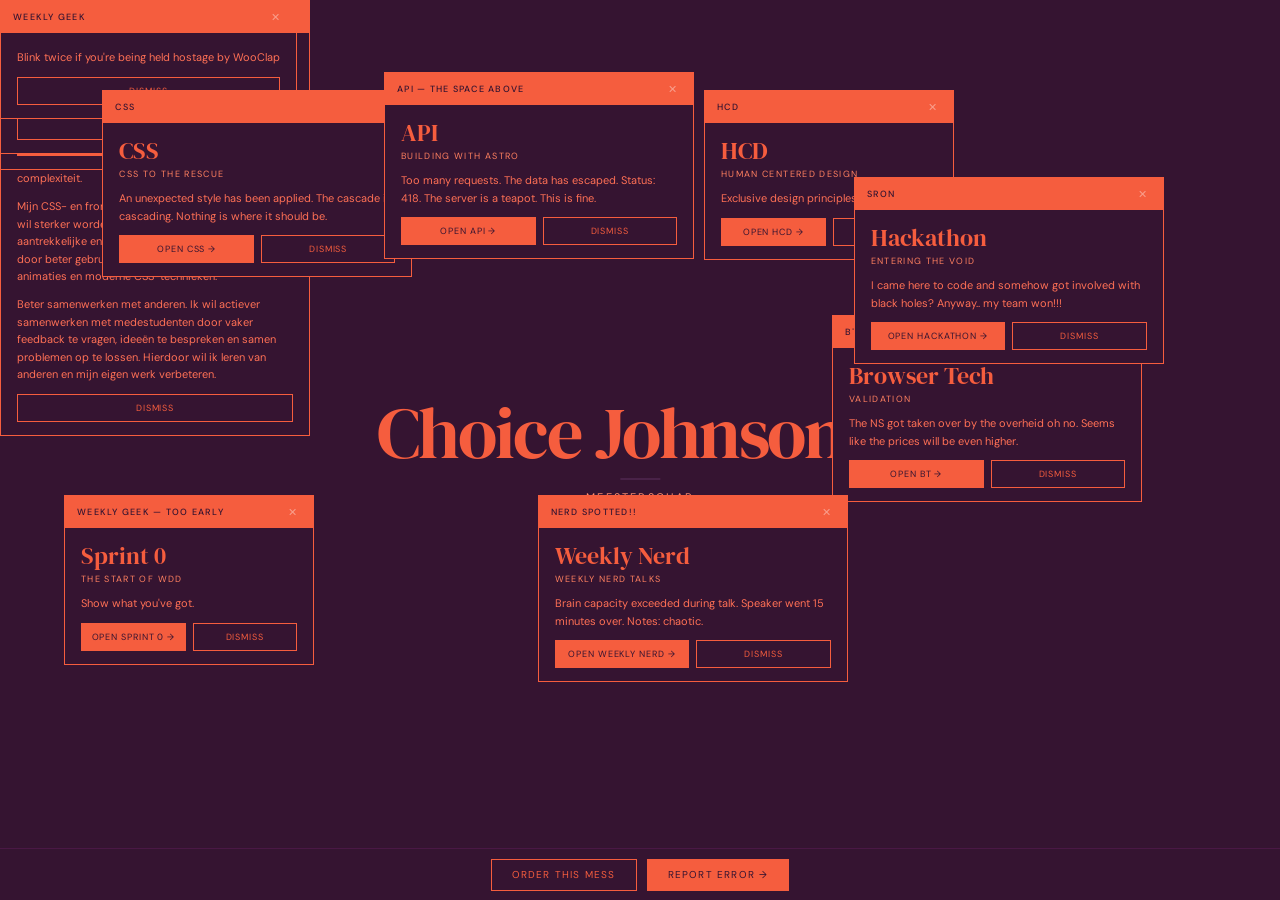
<file: index.html>
<!DOCTYPE html>
<html lang="en">
<head>
  <meta charset="UTF-8">
  <meta name="viewport" content="width=device-width, initial-scale=1.0">
  <title>Meesterschap Choice</title>
  <link rel="preconnect" href="https://fonts.googleapis.com">
  <link rel="preconnect" href="https://fonts.gstatic.com" crossorigin>
  <link href="https://fonts.googleapis.com/css2?family=DM+Serif+Display:ital@0;1&family=DM+Sans:wght@300;400;500&display=swap" rel="stylesheet">
  <link rel="stylesheet" href="styles/style.css">
  <link rel="icon" type="image/png" href="images/starcj.png">

</head>
<body>
  <input type="checkbox" id="toggle-order" hidden>

  <div id="bg-text" aria-hidden="true">
    <h1 id="bg-name">Choice Johnson :)</h1>
    <div id="bg-line"></div>
    <p id="bg-sub">Meesterschap</p>
  </div>

  <div id="ordered-view">
    <div id="ordered-body">
      <div id="ordered-content">
        <h2 id="ordered-heading">I'm Choice<br>This is my blog :)</h2>
        <div id="ordered-grid">
            <a class="ordered-item" href="subjects.html#sprintnul">
                <div class="ordered-item-name">Sprint 0</div>
                <div class="ordered-item-sub">The start</div>
            </a>
            <a class="ordered-item" href="subjects.html#css">
                <div class="ordered-item-name">CSS</div>
                <div class="ordered-item-sub">CSS to the rescue</div>
            </a>
            <a class="ordered-item" href="subjects.html#bt">
                <div class="ordered-item-name">BT</div>
                <div class="ordered-item-sub">Browser Technology</div>
            </a>
            <a class="ordered-item" href="subjects.html#hcd">
                <div class="ordered-item-name">HCD</div>
                <div class="ordered-item-sub">Human Centered Design</div>
            </a>
            <a class="ordered-item" href="subjects.html#hackathon">
                <div class="ordered-item-name">Hackathon</div>
                <div class="ordered-item-sub">Coding speedrun</div>
            </a>
            <a class="ordered-item" href="subjects.html#api">
                <div class="ordered-item-name">API</div>
                <div class="ordered-item-sub">Building with data</div>
            </a>
            <a class="ordered-item" href="subjects.html#meesterproef">
                <div class="ordered-item-name">Meesterproef</div>
                <div class="ordered-item-sub">(ink). X Mensenkenners</div>
            </a>
            <a class="ordered-item" href="leerdoelen.html">
                <div class="ordered-item-name">Leerdoelen</div>
                <div class="ordered-item-sub">To learn...</div>
            </a>
            <a class="ordered-item" href="forum.html">
                <div class="ordered-item-name">Weekly Nerd</div>
                <div class="ordered-item-sub">Guestspeakers insights</div>
            </a>
        </div>
      </div>
    </div>
  </div>


  <div popover="manual" id="win-css" class="win subject">
    <div class="win-bar">
      <span class="win-title">CSS</span>
      <button class="win-x" popovertarget="win-css" popovertargetaction="hide" aria-label="Close">&#x2715;</button>
    </div>
    <div class="win-body">
      <p class="win-subject">CSS</p>
      <p class="win-sub">CSS to the rescue</p>
      <p class="win-msg">An unexpected style has been applied. The cascade is cascading. Nothing is where it should be.</p>
      <div class="win-btns">
        <a class="wbtn primary" href="subjects.html#css">Open CSS →</a>
        <button class="wbtn" popovertarget="win-css" popovertargetaction="hide">Dismiss</button>
      </div>
    </div>
  </div>

  <div popover="manual" id="win-hcd" class="win subject">
    <div class="win-bar">
      <span class="win-title">HCD</span>
      <button class="win-x" popovertarget="win-hcd" popovertargetaction="hide" aria-label="Close">&#x2715;</button>
    </div>
    <div class="win-body">
      <p class="win-subject">HCD</p>
      <p class="win-sub">Human Centered Design</p>
      <p class="win-msg">Exclusive design principles? NONSENSE!</p>
      <div class="win-btns">
        <a class="wbtn primary" href="subjects.html#hcd">Open HCD →</a>
        <button class="wbtn" popovertarget="win-hcd" popovertargetaction="hide">Dismiss</button>
      </div>
    </div>
  </div>

  <div popover="manual" id="win-api" class="win subject">
    <div class="win-bar">
      <span class="win-title">API — The Space Above</span>
      <button class="win-x" popovertarget="win-api" popovertargetaction="hide" aria-label="Close">&#x2715;</button>
    </div>
    <div class="win-body">
      <p class="win-subject">API</p>
      <p class="win-sub">Building with Astro</p>
      <p class="win-msg">Too many requests. The data has escaped. Status: 418. The server is a teapot. This is fine.</p>
      <div class="win-btns">
        <a class="wbtn primary" href="subjects.html#api">Open API →</a>
        <button class="wbtn" popovertarget="win-api" popovertargetaction="hide">Dismiss</button>
      </div>
    </div>
  </div>

  <div popover="manual" id="win-bt" class="win subject">
    <div class="win-bar">
      <span class="win-title">BT — chooo chooo</span>
      <button class="win-x" popovertarget="win-bt" popovertargetaction="hide" aria-label="Close">&#x2715;</button>
    </div>
    <div class="win-body">
      <p class="win-subject">Browser Tech</p>
      <p class="win-sub">Validation</p>
      <p class="win-msg">The NS got taken over by the overheid oh no. Seems like the prices will be even higher.</p>
      <div class="win-btns">
        <a class="wbtn primary" href="subjects.html#bt">Open BT →</a>
        <button class="wbtn" popovertarget="win-bt" popovertargetaction="hide">Dismiss</button>
      </div>
    </div>
  </div>

  <div popover="manual" id="win-geek" class="win subject">
    <div class="win-bar">
      <span class="win-title">Weekly Geek — Too early</span>
      <button class="win-x" popovertarget="win-geek" popovertargetaction="hide" aria-label="Close">&#x2715;</button>
    </div>
    <div class="win-body">
      <p class="win-subject">Sprint 0</p>
      <p class="win-sub">The start of WDD</p>
      <p class="win-msg">Show what you've got.</p>
      <div class="win-btns">
        <a class="wbtn primary" href="forum.html">Open Sprint 0 →</a>
        <button class="wbtn" popovertarget="win-geek" popovertargetaction="hide">Dismiss</button>
      </div>
    </div>
  </div>

  <div popover="manual" id="win-nerd" class="win subject">
    <div class="win-bar">
      <span class="win-title">NERD SPOTTED!!</span>
      <button class="win-x" popovertarget="win-nerd" popovertargetaction="hide" aria-label="Close">&#x2715;</button>
    </div>
    <div class="win-body">
      <p class="win-subject">Weekly Nerd</p>
      <p class="win-sub">Weekly nerd talks</p>
      <p class="win-msg">Brain capacity exceeded during talk. Speaker went 15 minutes over. Notes: chaotic.</p>
      <div class="win-btns">
        <a class="wbtn primary" href="forum.html">Open Weekly Nerd →</a>
        <button class="wbtn" popovertarget="win-nerd" popovertargetaction="hide">Dismiss</button>
      </div>
    </div>
  </div>

  <div popover="manual" id="win-hack" class="win subject">
    <div class="win-bar">
      <span class="win-title">SRON</span>
      <button class="win-x" popovertarget="win-hack" popovertargetaction="hide" aria-label="Close">&#x2715;</button>
    </div>
    <div class="win-body">
      <p class="win-subject">Hackathon</p>
      <p class="win-sub">Entering The VOID</p>
      <p class="win-msg">I came here to code and somehow got involved with black holes? Anyway.. my team won!!!</p>
      <div class="win-btns">
        <a class="wbtn primary" href="subjects.html#hackathon">Open Hackathon →</a>
        <button class="wbtn" popovertarget="win-hack" popovertargetaction="hide">Dismiss</button>
      </div>
    </div>
  </div>

  <div popover="manual" id="win-leer" class="win subject">
    <div class="win-bar">
      <span class="win-title">Leerdoelen</span>
      <button class="win-x" popovertarget="win-leer" popovertargetaction="hide" aria-label="Close">&#x2715;</button>
    </div>
    <div class="win-body">
      <p class="win-subject">Leerdoelen</p>
      <p class="win-sub">Wat wil ik leren</p>
      <p class="win-msg">Betere keuzes maken in webtechnologie. Ik wil beter begrijpen wanneer ik HTML, CSS of JavaScript moet gebruiken, zodat ik efficiëntere en toegankelijkere oplossingen kan bouwen zonder onnodige complexiteit.</p>
      <p class="win-msg">Mijn CSS- en front-end skills verder ontwikkelen. Ik wil sterker worden in het maken van visueel aantrekkelijke en goed gestructureerde interfaces door beter gebruik te maken van layout systemen, animaties en moderne CSS-technieken.</p>
      <p class="win-msg">Beter samenwerken met anderen. Ik wil actiever samenwerken met medestudenten door vaker feedback te vragen, ideeën te bespreken en samen problemen op te lossen. Hierdoor wil ik leren van anderen en mijn eigen werk verbeteren.</p>
      <div class="win-btns">
        <button class="wbtn" popovertarget="win-leer" popovertargetaction="hide">Dismiss</button>
      </div>
    </div>
  </div>


  <div popover="manual" id="win-forum" class="win">
    <div class="win-bar">
      <span class="win-title">r/FORUM</span>
      <button class="win-x" popovertarget="win-forum" popovertargetaction="hide" aria-label="Close">&#x2715;</button>
    </div>
    <div class="win-body">
      <p class="win-subject">The Forum</p>
      <p class="win-sub">Weekly Nerds and other stuff</p>
      <p class="win-msg">Click to see threads.</p>
      <div class="win-btns">
        <a class="wbtn primary" href="forum.html">Open Forum →</a>
        <button class="wbtn" popovertarget="win-forum" popovertargetaction="hide">Dismiss</button>
      </div>
    </div>
  </div>

  <!-- random teksten voor js-->

  <div popover="manual" id="deco-1" class="win deco">
    <div class="win-bar"><span class="win-title">SNOOZE.EXE — FATAL ERROR</span><button class="win-x" popovertarget="deco-1" popovertargetaction="hide" aria-label="Close">&#x2715;</button></div>
    <div class="win-body">
    <p class="win-msg">Choice has hit snooze way too many times </p>
    <div class="win-btns">
        <button class="wbtn" popovertarget="deco-1" popovertargetaction="hide">Dismiss</button>
    </div>
    </div>
  </div>

  <div popover="manual" id="deco-2" class="win deco">
    <div class="win-bar"><span class="win-title">WARNING — DEADLINE APPROACHING</span><button class="win-x" popovertarget="deco-2" popovertargetaction="hide" aria-label="Close">&#x2715;</button></div>
    <div class="win-body">
    <p class="win-msg">One or more deadlines are critically close. Sleep has been deprecated.</p><div class="win-btns"><button class="wbtn" popovertarget="deco-2" popovertargetaction="hide">Dismiss</button></div></div>
  </div>

  <div popover="manual" id="deco-3" class="win deco">
    <div class="win-bar"><span class="win-title">SYSTEM — LOW MEMORY</span><button class="win-x" popovertarget="deco-3" popovertargetaction="hide" aria-label="Close">&#x2715;</button></div>
    <div class="win-body">
    <p class="win-msg">Your brain is running low on available memory. Consider closing 47 browser tabs.</p><div class="win-btns"><button class="wbtn" popovertarget="deco-3" popovertargetaction="hide">Dismiss</button></div></div>
  </div>

  <div popover="manual" id="deco-4" class="win deco">
    <div class="win-bar"><span class="win-title">ISSUE — STARTOVER.EXE</span><button class="win-x" popovertarget="deco-4" popovertargetaction="hide" aria-label="Close">&#x2715;</button></div>
    <div class="win-body">
    <p class="win-msg">Choice has scrapped and started over for the 4th time this week. You're behind. Maybe stick to one idea..</p><div class="win-btns"><button class="wbtn" popovertarget="deco-4" popovertargetaction="hide">Dismiss</button></div></div>
  </div>

  <div popover="manual" id="deco-5" class="win deco">
    <div class="win-bar"><span class="win-title">NOTICE — FEEDBACK RECEIVED</span><button class="win-x" popovertarget="deco-5" popovertargetaction="hide" aria-label="Close">&#x2715;</button></div>
    <div class="win-body">
    <p class="win-msg">"Have you considered starting over?" > feedback from week 4. Still thinking about it.</p><div class="win-btns"><button class="wbtn" popovertarget="deco-5" popovertargetaction="hide">Dismiss</button></div></div>
  </div>

  <div popover="manual" id="deco-6" class="win deco">
    <div class="win-bar"><span class="win-title">ERROR — GIT CONFLICT</span><button class="win-x" popovertarget="deco-6" popovertargetaction="hide" aria-label="Close">&#x2715;</button></div>
    <div class="win-body">
    <p class="win-msg">Merge conflict on main. Cause: unknown. Solution: cry.</p><div class="win-btns"><button class="wbtn" popovertarget="deco-6" popovertargetaction="hide">Dismiss</button></div></div>
  </div>

  <div popover="manual" id="deco-7" class="win deco">
    <div class="win-bar"><span class="win-title">REMINDER — TAKE PAUZE</span><button class="win-x" popovertarget="deco-7" popovertargetaction="hide" aria-label="Close">&#x2715;</button></div>
    <div class="win-body">
    <p class="win-msg">Daily standup in 2 minutes. You haven't started the thing you said you'd do yesterday anyway.</p><div class="win-btns"><button class="wbtn" popovertarget="deco-7" popovertargetaction="hide">Dismiss</button></div></div>
  </div>

  <div popover="manual" id="deco-8" class="win deco">
    <div class="win-bar"><span class="win-title">WARNING — CAFFEINE LEVELS CRITICAL</span><button class="win-x" popovertarget="deco-8" popovertargetaction="hide" aria-label="Close">&#x2715;</button></div>
    <div class="win-body">
    <p class="win-msg">Caffeine level is low. Productivity will decline in approximately 12 minutes. Go to Yusu.</p><div class="win-btns"><button class="wbtn" popovertarget="deco-8" popovertargetaction="hide">Dismiss</button></div></div>
  </div>

  <div popover="manual" id="deco-9" class="win deco">
    <div class="win-bar"><span class="win-title">SYSTEM — UPDATE AVAILABLE</span><button class="win-x" popovertarget="deco-9" popovertargetaction="hide" aria-label="Close">&#x2715;</button></div>
    <div class="win-body">
    <p class="win-msg">A new version of yourself is available. Install now or be reminded every 10 minutes.</p><div class="win-btns"><button class="wbtn" popovertarget="deco-9" popovertargetaction="hide">Dismiss</button></div></div>
  </div>

  <div popover="manual" id="deco-10" class="win deco">
    <div class="win-bar"><span class="win-title">Weekly Geek</span><button class="win-x" popovertarget="deco-10" popovertargetaction="hide" aria-label="Close">&#x2715;</button></div>
    <div class="win-body">
    <p class="win-msg">Blink twice if you're being held hostage by WooClap</p><div class="win-btns"><button class="wbtn" popovertarget="deco-10" popovertargetaction="hide">Dismiss</button></div></div>
  </div>

  <div id="controls">
    <label class="ctrl-btn" for="toggle-order" id="order-label"></label>
    <button class="ctrl-btn dark" id="forum-btn">Report error →</button>
  </div>

  <script src="script/main.js"></script>
  <script src="script/palette.js"></script>
</body>
</html>
</file>
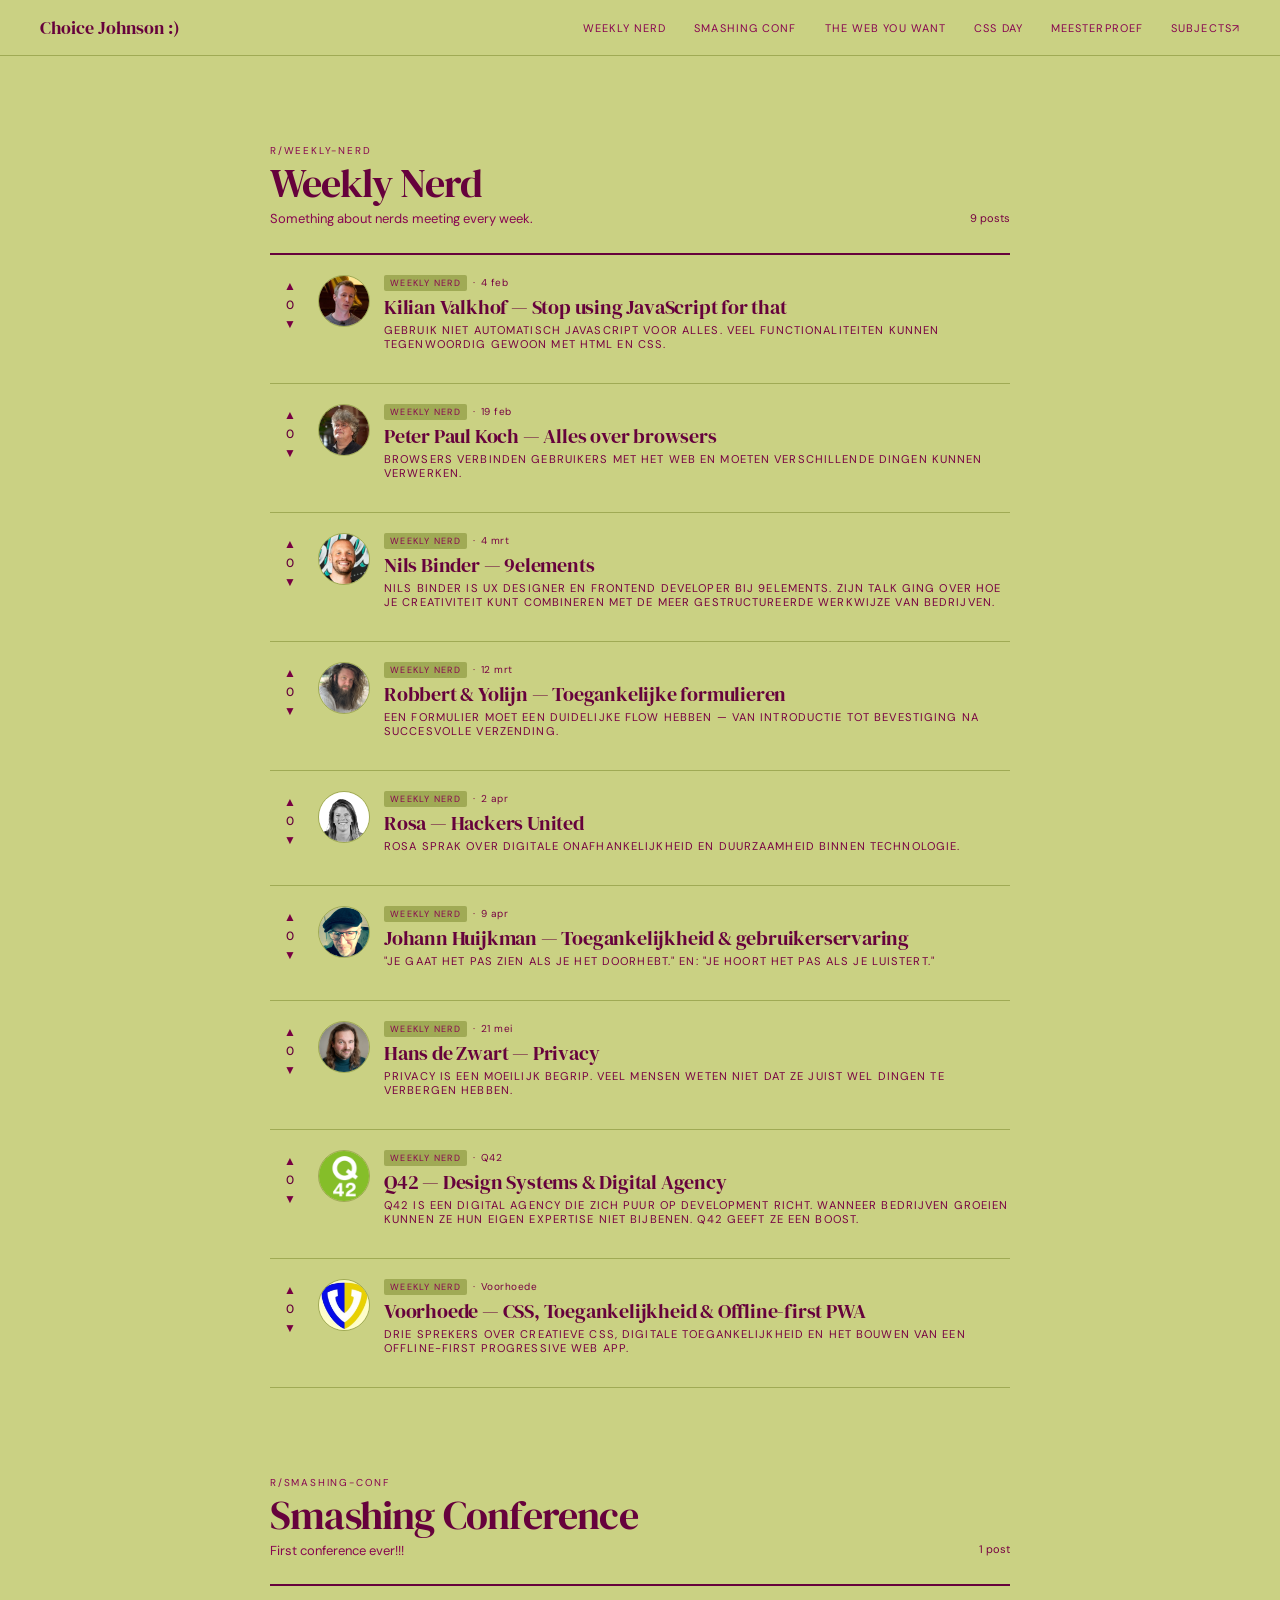
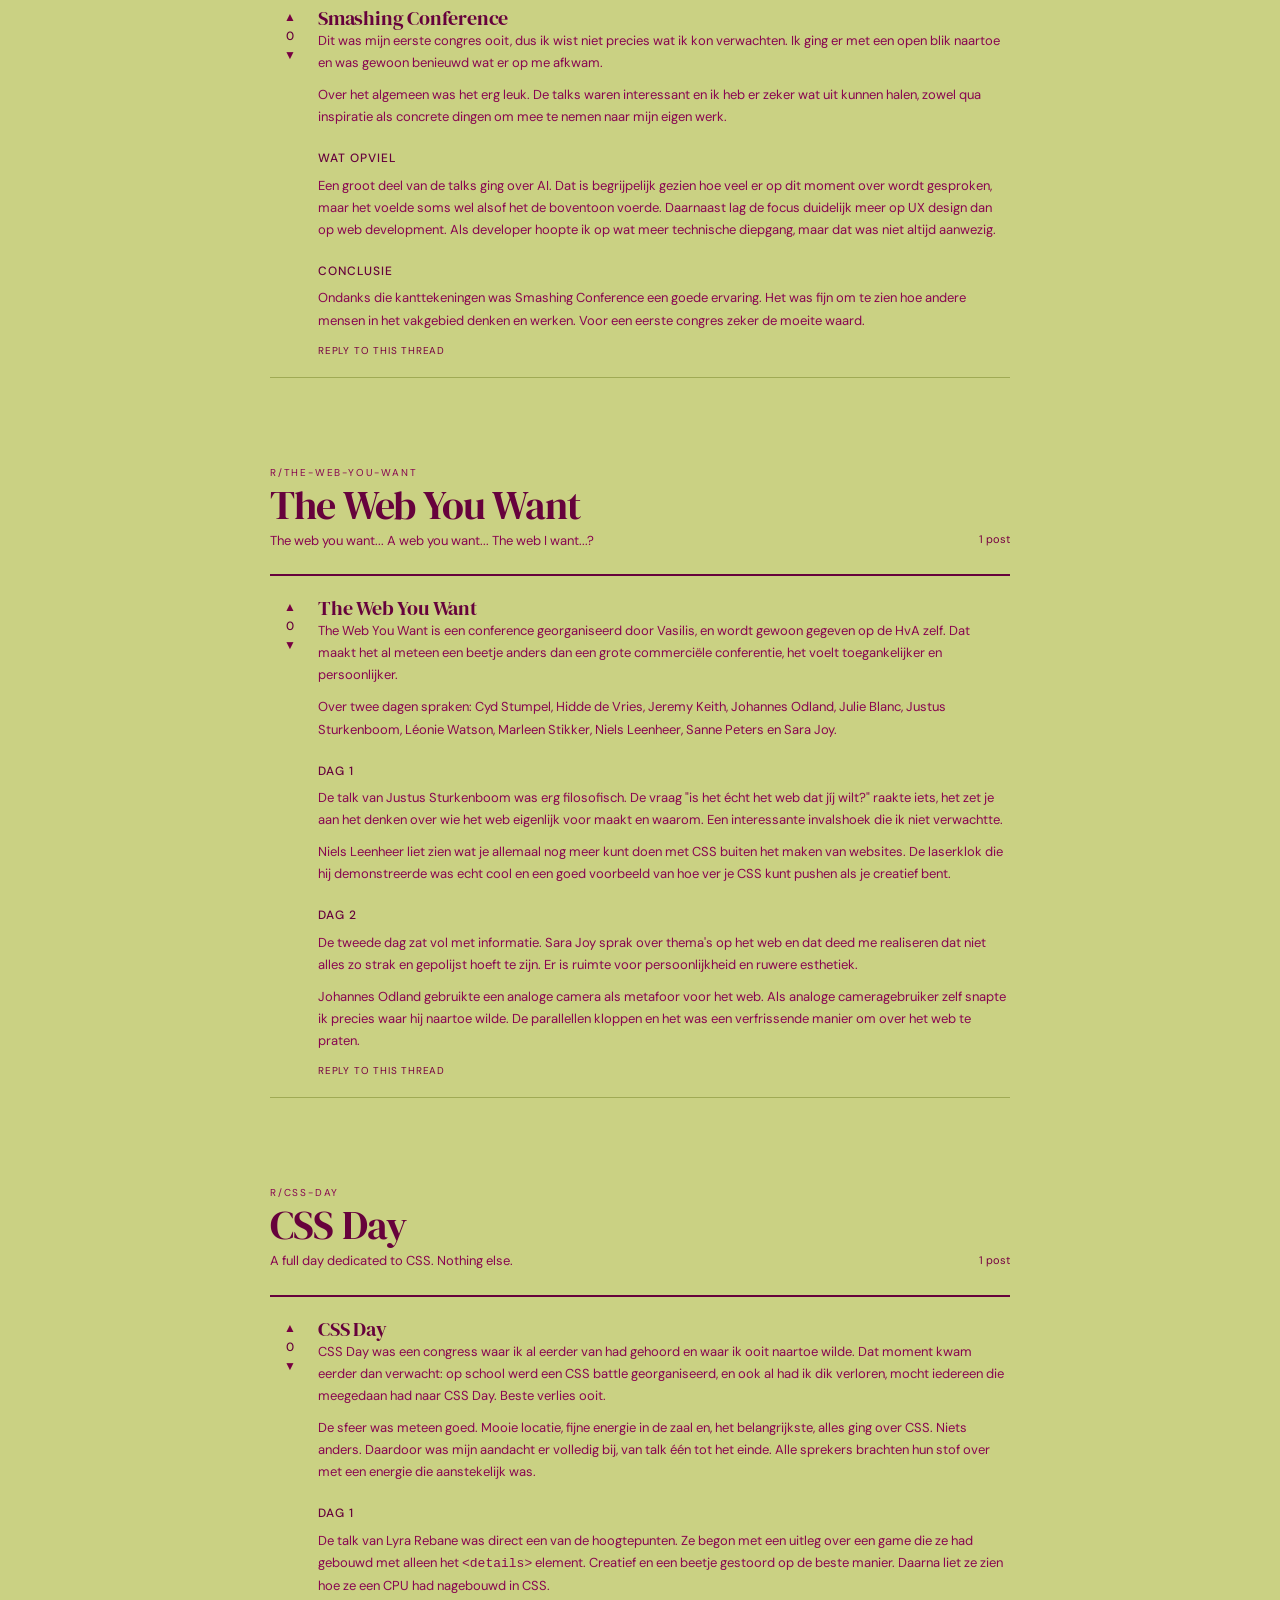
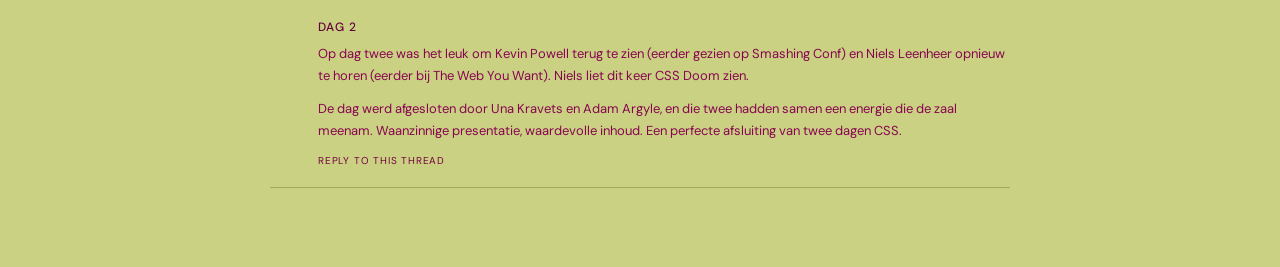
<file: forum.html>
<!DOCTYPE html>
<html lang="en">
<head>
  <meta charset="UTF-8">
  <meta name="viewport" content="width=device-width, initial-scale=1.0">
  <title>Meesterschap Choice Johnson</title>
  <link rel="preconnect" href="https://fonts.googleapis.com">
  <link rel="preconnect" href="https://fonts.gstatic.com" crossorigin>
  <link href="https://fonts.googleapis.com/css2?family=DM+Serif+Display:ital@0;1&family=DM+Sans:wght@300;400;500&display=swap" rel="stylesheet">
  <link rel="stylesheet" href="styles/forum.css">
  <link rel="icon" type="image/png" href="images/starcj.png">
</head>
<body>
    
  <input type="checkbox" id="nav-toggle" hidden>

  <nav id="nav">
    <a class="nav-logo" href="index.html">Choice Johnson :)</a>
    <div id="nav-links">
      <a class="nav-link" href="#weekly-nerd">Weekly Nerd</a>
      <a class="nav-link" href="#smashing">Smashing Conf</a>
      <a class="nav-link" href="#web-you-want">The Web You Want</a>
      <a class="nav-link" href="#css-day">CSS Day</a>
      <a class="nav-link" href="#meesterproef">Meesterproef</a>
      <a class="nav-link" href="subjects.html">Subjects↗</a>
    </div>
    <label for="nav-toggle" id="nav-hamburger" aria-label="Toggle menu"></label>
  </nav>

  <div id="nav-mobile">
    <a class="nav-mobile-link" href="#weekly-nerd">Weekly Nerd</a>
    <a class="nav-mobile-link" href="#smashing">Smashing Conf</a>
    <a class="nav-mobile-link" href="#web-you-want">The Web You Want</a>
    <a class="nav-mobile-link" href="#css-day">CSS Day</a>
    <a class="nav-mobile-link" href="#meesterproef">Meesterproef</a>
    <a class="nav-mobile-link" href="subjects.html">Subjects↗</a>
  </div>

  <main id="forum">

    <section class="board" id="weekly-nerd">
      <div class="board-header">
        <div class="board-meta">
          <span class="board-tag">r/weekly-nerd</span>
          <h2 class="board-title">Weekly Nerd</h2>
          <p class="board-desc">Something about nerds meeting every week.</p>
        </div>
        <div class="board-stats">
          <span>9 posts</span>
        </div>
      </div>

      <!-- Post 1 -->
      <article class="post" id="post-nerd-1">
        <div class="vote-col">
          <button class="vote-btn up" aria-label="Upvote" data-post="post-nerd-1" data-dir="up">▲</button>
          <span class="vote-count" data-post="post-nerd-1">0</span>
          <button class="vote-btn down" aria-label="Downvote" data-post="post-nerd-1" data-dir="down">▼</button>
        </div>
        <div class="post-body">
          <details class="post-details" name="nerd">
            <summary class="post-summary">
              <div class="post-header">
                <div class="speaker-photo-wrap">
                    <img src="images/kilian.png" alt="Kilian Valkhof">
                </div>
                <div class="post-meta-wrap">
                  <div class="post-meta">
                    <span class="post-tag">Weekly Nerd</span>
                    <span class="post-dot">·</span>
                    <span class="post-date">4 feb</span>
                  </div>
                  <h3 class="post-title">Kilian Valkhof — Stop using JavaScript for that</h3>
                  <p class="post-expand-hint">Gebruik niet automatisch JavaScript voor alles. Veel functionaliteiten kunnen tegenwoordig gewoon met HTML en CSS.</p>
                </div>
              </div>
            </summary>
            <div class="post-notes">
              <ol>
                <li>Eerst HTML</li>
                <li>Dan CSS</li>
                <li>Pas daarna JavaScript</li>
              </ol>
              <p>JavaScript is krachtig, maar ook kwetsbaarder en zwaarder voor browsers.</p>
 
              <h4>Polypane</h4>
              <p>Tool van Kilian die helpt bij responsive design, gratis voor studenten. Ironisch genoeg is het gebouwd met JavaScript — dus hij is niet anti-JS.</p>
 
              <h4>React / JSX</h4>
              <p>Voor React developers: JSX is eigenlijk een dialect van HTML.</p>
 
              <h4>Custom switches</h4>
              <p>Veel developers bouwen switches met JavaScript (divs + onclick), maar dit kan gewoon met HTML/CSS:</p>
              <ul>
                <li><code>checkbox</code> input gebruiken</li>
                <li><code>appearance: none</code> verwijdert standaard styling</li>
                <li><code>::before</code> voor custom styling</li>
                <li><code>:checked</code> voor actieve state</li>
                <li><code>:focus</code> voor toetsenbordgebruik</li>
              </ul>
              <p>Gebruik niet zomaar <code>outline: none</code> zonder alternatief. Safari heeft zelfs een ingebouwde switch-stijl.</p>
 
              <h4>Smooth scrolling / page transitions</h4>
              <p>Vroeger vaak gedaan met jQuery. Nu kan het simpel met CSS: <code>scroll-behavior: smooth</code>. Gebruik ook <code>prefers-reduced-motion</code> voor mensen die gevoelig zijn voor animaties.</p>
 
              <h4>Accordions</h4>
              <p>Gebruik <code>&lt;details&gt;</code> om content te verbergen/tonen en <code>&lt;summary&gt;</code> als de altijd zichtbare klikbare titel. Voordelen: werkt zonder JavaScript, toegankelijker, met CSS aanpasbaar. Je kunt het pijltje aanpassen via <code>::marker</code>.</p>
 
              <h4>Dialog</h4>
              <p><code>&lt;dialog&gt;</code> kan modals vervangen. Nog soms een klein beetje JavaScript nodig, standaard verborgen, kan geanimeerd worden met <code>@starting-style</code>.</p>
 
              <h4>Field sizing</h4>
              <p>Maakt inputvelden automatisch even groot als hun content. Werkt momenteel in Google Chrome en Safari.</p>
 
              <h4>Select styling</h4>
              <p>Select-elementen waren vroeger lastig te stylen. Nieuwe mogelijkheden: <code>::picker(select)</code> en <code>appearance: base-select</code>. Hiermee kun je dropdowns beter stylen zonder functionaliteit te verliezen. Werkt momenteel vooral in Google Chrome.</p>
 
              <h4>Scroll-driven animations</h4>
              <p>Animaties kunnen nu gekoppeld worden aan scrollgedrag via CSS in plaats van JavaScript.</p>
 
              <h4>Belangrijkste takeaway</h4>
              <p>Gebruik JavaScript alleen wanneer het echt nodig is. Moderne HTML en CSS kunnen veel meer dan developers vaak denken.</p>
            </div>
            <div class="post-footer">
              <span class="post-footer-item">Reply to this thread</span>
            </div>
          </details>
        </div>
      </article>

      <!-- Post 2 -->
      <article class="post" id="post-nerd-2">
        <div class="vote-col">
          <button class="vote-btn up" aria-label="Upvote" data-post="post-nerd-2" data-dir="up">▲</button>
          <span class="vote-count" data-post="post-nerd-2">0</span>
          <button class="vote-btn down" aria-label="Downvote" data-post="post-nerd-2" data-dir="down">▼</button>
        </div>
        <div class="post-body">
          <details class="post-details" name="nerd">
            <summary class="post-summary">
              <div class="post-header">
                <div class="speaker-photo-wrap">
                    <img src="images/peter.png" alt="Peter Paul Koch">
                </div>
                <div class="post-meta-wrap">
                  <div class="post-meta">
                    <span class="post-tag">Weekly Nerd</span>
                    <span class="post-dot">·</span>
                    <span class="post-date">19 feb</span>
                  </div>
                  <h3 class="post-title">Peter Paul Koch — Alles over browsers</h3>
                  <p class="post-expand-hint">Browsers verbinden gebruikers met het web en moeten verschillende dingen kunnen verwerken.</p>
                </div>
              </div>
            </summary>
            <div class="post-notes">
              <ul>
                <li>HTML → structuur van een pagina</li>
                <li>CSS → styling en layout</li>
                <li>DOM → programmeerbare versie van HTML voor JavaScript</li>
                <li>AOM → toegankelijkheid voor bijvoorbeeld screenreaders</li>
                <li>Browser interface → tabs, zoekbalk etc.</li>
                <li>JavaScript engine → voert JavaScript uit (apart van de rendering engine)</li>
              </ul>
 
              <h4>DOM</h4>
              <p>De DOM is HTML die door JavaScript aangepast kan worden. Als je JavaScript in de browser gebruikt, werk je meestal met de DOM. In Node.js gebruik je meestal geen DOM.</p>
 
              <h4>Parser</h4>
              <p>Een parser leest code (zoals HTML, CSS en JavaScript) en bepaalt wat alles betekent.</p>
 
              <h4>Layout</h4>
              <p>De layout engine bepaalt waar elementen staan en hoe groot ze zijn. Layout opnieuw berekenen kost veel performance en kan zorgen voor verspringende elementen ("popcorn layout").</p>
 
              <h4>Rendering engine</h4>
              <p>Verwerkt HTML en CSS, bouwt de DOM en AOM op en rendert de pagina. Eén rendering engine kan door meerdere browsers worden gebruikt, zoals Blink/Chromium bij:</p>
              <ul>
                <li>Google Chrome</li>
                <li>Microsoft Edge</li>
                <li>Opera</li>
                <li>Arc Browser</li>
              </ul>
 
              <h4>Core vs DOM</h4>
              <ul>
                <li>Core JavaScript = basis van de programmeertaal</li>
                <li>DOM = manier waarop JavaScript HTML-elementen aanpast</li>
              </ul>
 
              <h4>Render blocking</h4>
              <p>CSS en JavaScript kunnen het laden van HTML tijdelijk stoppen. Bij scripts kun je dit verbeteren met:</p>
              <ul>
                <li>normaal script → doe het nu</li>
                <li>defer → doe het later</li>
                <li>async → doe het wanneer het uitkomt</li>
              </ul>
              <p>Gebruik meestal defer of async.</p>
 
              <h4>Backward compatibility</h4>
              <p>Browsers blijven oude code ondersteunen zodat oude websites blijven werken, zoals:</p>
              <ul>
                <li>geen doctype</li>
                <li>&lt;body bgcolor=""&gt;</li>
                <li>&lt;frameset&gt;</li>
              </ul>
 
              <h4>Browser als platform</h4>
              <p>Douglas Crockford noemde browsers: "The most hostile development platforms in the world" — omdat browsers rekening moeten houden met oude systemen, nieuwe technologie, verschillende apparaten en performance.</p>
 
              <h4>Browsergeschiedenis</h4>
              <ul>
                <li>1990: eerste browser door Tim Berners-Lee</li>
                <li>1993: NCSA Mosaic → afbeeldingen</li>
                <li>1994: Netscape Navigator</li>
                <li>1995: Internet Explorer en Opera</li>
                <li>2003: Safari</li>
                <li>2004: Mozilla Firefox</li>
                <li>2008: Google Chrome</li>
                <li>2024: Ladybird</li>
              </ul>
 
              <h4>Kernpunt</h4>
              <p>Browsers lijken simpel, maar doen veel achter de schermen: code lezen, pagina's opbouwen, toegankelijkheid regelen en oude websites blijven ondersteunen.</p>
            </div>
            <div class="post-footer">
              <span class="post-footer-item">Reply to this thread</span>
            </div>
          </details>
        </div>
      </article>

      <!-- Post 3 -->
      <article class="post" id="post-nerd-3">
        <div class="vote-col">
          <button class="vote-btn up" aria-label="Upvote" data-post="post-nerd-3" data-dir="up">▲</button>
          <span class="vote-count" data-post="post-nerd-3">0</span>
          <button class="vote-btn down" aria-label="Downvote" data-post="post-nerd-3" data-dir="down">▼</button>
        </div>
        <div class="post-body">
          <details class="post-details" name="nerd">
            <summary class="post-summary">
              <div class="post-header">
                <div class="speaker-photo-wrap">
                <img src="images/nils.png" alt="Nils Binder">
                </div>
                <div class="post-meta-wrap">
                  <div class="post-meta">
                    <span class="post-tag">Weekly Nerd</span>
                    <span class="post-dot">·</span>
                    <span class="post-date">4 mrt</span>
                  </div>
                  <h3 class="post-title">Nils Binder — 9elements</h3>
                  <p class="post-expand-hint">Nils Binder is UX designer en frontend developer bij 9elements. Zijn talk ging over hoe je creativiteit kunt combineren met de meer gestructureerde werkwijze van bedrijven.</p>
                </div>
              </div>
            </summary>
            <div class="post-notes">
              <h4>Design tools door de jaren heen</h4>
              <p>Vroeger werden websites vaak ontworpen in Adobe Photoshop, wat minder aansloot op hoe websites daadwerkelijk gebouwd werden. Nu wordt veel gewerkt met Figma, wat meer lijkt op hoe CSS werkt omdat het beter inspeelt op layouts en componenten.</p>
              <p>Hij maakte ook een grap dat Tailwind + ChatGPT + Figma de "holy trinity of boredom" is, omdat veel websites daardoor op elkaar gaan lijken.</p>
 
              <h4>Denk in onderdelen, niet pixels</h4>
              <p>In plaats van obsessief naar pixels te kijken, moet je kijken naar grotere onderdelen en componenten van een design.</p>
              <ul>
                <li>focus op structuur</li>
                <li>focus op herbruikbare onderdelen</li>
                <li>niet op perfecte pixel placement</li>
              </ul>
 
              <h4>CSS Grid & whitespace</h4>
              <p>Hij liet zien hoe je de <code>fr</code> unit in CSS Grid kunt gebruiken om witruimte beter te verdelen binnen layouts. Dit maakt layouts flexibeler.</p>
 
              <h4>Creatieve CSS voorbeelden</h4>
              <p>Hij liet een soort flipbook-effect zien dat gemaakt werd met afbeeldingen, CSS animations en de <code>steps()</code> function. Dit zorgde voor een frame-by-frame animatie effect.</p>
 
              <h4>Subgrid</h4>
              <p>Hij besprak ook subgrid: een grid binnen een ander grid waardoor child elementen dezelfde grid structuur kunnen volgen. Dit helpt bij consistente layouts.</p>
 
              <h4>Handige selectors</h4>
              <p>De CSS <code>::first-line</code> selector kwam ook voorbij. Hiermee kun je alleen de eerste regel van tekst stylen.</p>
 
              <h4>View Transitions</h4>
              <p>Hij noemde ook de View Transitions API, waarmee je soepelere overgangen tussen verschillende pagina's kunt maken.</p>
 
              <h4>Websites/projecten</h4>
              <ul>
                <li>bonabry.de</li>
                <li>9elements / bonamic.de</li>
              </ul>
 
              <h4>Belangrijkste takeaway</h4>
              <p>CSS wordt steeds krachtiger waardoor je creatievere websites kunt maken zonder afhankelijk te zijn van zware design tools of JavaScript. Denk meer in systemen en componenten in plaats van losse pixels.</p>
            </div>
            <div class="post-footer">
              <span class="post-footer-item">Reply to this thread</span>
            </div>
          </details>
        </div>
      </article>

      <!-- Post 4 -->
      <article class="post" id="post-nerd-4">
        <div class="vote-col">
          <button class="vote-btn up" aria-label="Upvote" data-post="post-nerd-4" data-dir="up">▲</button>
          <span class="vote-count" data-post="post-nerd-4">0</span>
          <button class="vote-btn down" aria-label="Downvote" data-post="post-nerd-4" data-dir="down">▼</button>
        </div>
        <div class="post-body">
          <details class="post-details" name="nerd">
            <summary class="post-summary">
              <div class="post-header">
                <div class="speaker-photo-wrap">
                    <img src="images/robbert.png" alt="Robbert">
                </div>
                <div class="post-meta-wrap">
                  <div class="post-meta">
                    <span class="post-tag">Weekly Nerd</span>
                    <span class="post-dot">·</span>
                    <span class="post-date">12 mrt</span>
                  </div>
                  <h3 class="post-title">Robbert & Yolijn — Toegankelijke formulieren</h3>
                  <p class="post-expand-hint">Een formulier moet een duidelijke flow hebben — van introductie tot bevestiging na succesvolle verzending.</p>
                </div>
              </div>
            </summary>
            <div class="post-notes">
              <p>Een formulier moet een duidelijke flow hebben:</p>
              <ol>
                <li>introductie/uitleg</li>
                <li>benodigde informatie invullen</li>
                <li>gebruiker laat gegevens controleren</li>
                <li>foutmeldingen tonen na verzenden</li>
                <li>duidelijke bevestiging na succesvolle verzending</li>
              </ol>
 
              <h4>Introductie</h4>
              <p>Maak vooraf duidelijk:</p>
              <ul>
                <li>hoe lang het formulier duurt (bijv. 5 minuten)</li>
                <li>hoeveel stappen er zijn (Stap 1 van 4)</li>
                <li>of gebruikers nog documenten moeten opsturen</li>
              </ul>
              <p>De tijdsinschatting moet realistisch zijn.</p>
 
              <h4>Validatie & feedback</h4>
              <p>Bij fouten: rode outlines, duidelijke foutmeldingstekst, samenvatting van fouten na verzenden. Bij succes: groene feedback, duidelijke bevestiging, uitleg over vervolgstappen.</p>
 
              <h4>Vraag alleen noodzakelijke informatie</h4>
              <ul>
                <li>geslacht is vaak niet nodig</li>
                <li>vraag geen e-mailadres twee keer</li>
                <li>gebruik geen onduidelijke afkortingen</li>
                <li>leg uit waarom informatie nodig is</li>
              </ul>
 
              <h4>Labels & inputvelden</h4>
              <ul>
                <li>zet labels boven invoervelden</li>
                <li>maak labels klikbaar door ze aan inputs te koppelen</li>
                <li>houd labels kort en duidelijk</li>
                <li>placeholders zijn geen vervanging voor labels</li>
                <li>gebruik liever "verplicht/niet verplicht" dan alleen een *</li>
              </ul>
              <p>Voorbeeld: <code>Voornaam</code> is beter dan <code>voorna(a)m(en)</code></p>
 
              <h4>Design richtlijnen</h4>
              <ul>
                <li>duidelijke kleurcontrasten</li>
                <li>klikbare elementen minimaal 44×44px</li>
                <li>buttons aan het begin van een regel</li>
                <li>voortgang altijd bovenaan tonen</li>
                <li>consistente navigatie (volgende, vorige, annuleren)</li>
              </ul>
 
              <h4>Gebruiksgemak</h4>
              <ul>
                <li>automatisch invullen ondersteunen</li>
                <li>copy/paste toestaan</li>
                <li>browser autocomplete ondersteunen</li>
                <li>voldoende witruimte houden voor autocomplete menu's</li>
                <li>belangrijke uitleg zichtbaar houden</li>
              </ul>
              <p><code>aria-describedby</code> kan gebruikt worden voor extra uitleg.</p>
 
              <h4>Controle stap</h4>
              <p>Laat gebruikers altijd hun ingevulde gegevens controleren voordat ze definitief verzenden.</p>
 
              <h4>CSS sizing</h4>
              <p>Gebruik liever <code>inline-size</code> en <code>block-size</code> in plaats van <code>width</code> en <code>height</code>.</p>
 
              <h4>Flexibele validatie</h4>
              <ul>
                <li>geef maximale tekens duidelijk aan</li>
                <li>voorkom onnodige restricties</li>
                <li>accepteer meerdere invoerformaten</li>
              </ul>
              <p>Bijvoorbeeld postcode met of zonder spatie.</p>
 
              <h4>Toetsenbord toegankelijkheid</h4>
              <p>Een formulier moet volledig zonder muis werken: <code>tab</code>, <code>shift + tab</code>, pijltjestoetsen. Daarnaast: logische tabvolgorde, duidelijke focus states en radio buttons bedienbaar met pijltjes.</p>
 
              <h4>Screenreaders & toegankelijkheid</h4>
              <p>Test formulieren met echte gebruikers. Screenreaders moeten kunnen voorlezen: labels, beschrijvingen, verplichte velden, foutmeldingen, formulierstappen en bevestiging na verzending. Feedback moet helpen, niet storend zijn.</p>
            </div>
            <div class="post-footer">
              <span class="post-footer-item">Reply to this thread</span>
            </div>
          </details>
        </div>
      </article>

      <!-- Post 5 -->
      <article class="post" id="post-nerd-5">
        <div class="vote-col">
          <button class="vote-btn up" aria-label="Upvote" data-post="post-nerd-5" data-dir="up">▲</button>
          <span class="vote-count" data-post="post-nerd-5">0</span>
          <button class="vote-btn down" aria-label="Downvote" data-post="post-nerd-5" data-dir="down">▼</button>
        </div>
        <div class="post-body">
          <details class="post-details" name="nerd">
            <summary class="post-summary">
              <div class="post-header">
                <div class="speaker-photo-wrap">
                    <img src="images/rosa.png" alt="Rosa">
                </div>
                <div class="post-meta-wrap">
                  <div class="post-meta">
                    <span class="post-tag">Weekly Nerd</span>
                    <span class="post-dot">·</span>
                    <span class="post-date">2 apr</span>
                  </div>
                  <h3 class="post-title">Rosa — Hackers United</h3>
                  <p class="post-expand-hint">Rosa sprak over digitale onafhankelijkheid en duurzaamheid binnen technologie.</p>
                </div>
              </div>
            </summary>
            <div class="post-notes">
              <h4>Planned obsolescence</h4>
              <p>Apparaten worden steeds moeilijker te repareren of gaan sneller "verouderd" aanvoelen. Dit zorgt ervoor dat mensen:</p>
              <ul>
                <li>sneller nieuwe apparaten kopen</li>
                <li>afhankelijker worden van grote techbedrijven</li>
                <li>minder controle hebben over hun eigen apparaten</li>
              </ul>
              <p>Ze koppelde dit aan de afhankelijkheid van vooral Amerikaanse Big Tech bedrijven.</p>
 
              <h4>Cloud en servers</h4>
              <p>De "cloud" is eigenlijk gewoon een plek waar websites en diensten gehost worden, vaak zonder dat gebruikers daar veel controle over hebben. Een server is in principe:</p>
              <ul>
                <li>een computer</li>
                <li>verbonden aan een router</li>
                <li>die informatie opslaat</li>
                <li>en verstuurt naar gebruikers</li>
              </ul>
 
              <h4>Duurzamere hosting</h4>
              <p>Node9 werd genoemd als voorbeeld van een meer eco-driven server/initiatief.</p>
 
              <h4>Static Site Generators</h4>
              <p>Static site generators kunnen duurzamer zijn omdat ze minder serverkracht nodig hebben.</p>
              <ul>
                <li>minder belasting op servers</li>
                <li>als alles faalt blijft markdown vaak nog leesbaar</li>
                <li>overzichtelijke code</li>
              </ul>
              <p>Voorbeeld: <code>Eleventy (11ty)</code></p>
 
              <h4>Zelf hosten</h4>
              <p>Rosa moedigde aan om meer zelf te hosten, zoals Git repositories, messaging platforms en websites. Zo word je minder afhankelijk van grote platforms.</p>
 
              <h4>DIY / DIWO</h4>
              <p>DIY (Do It Yourself) en DIWO (Do It With Others) stonden centraal: zelf leren maken, maar ook samen kennis delen. Er werden ook community avonden genoemd zoals donderdagavond en vrijdag sociale avond.</p>
            </div>
            <div class="post-footer">
              <span class="post-footer-item">Reply to this thread</span>
            </div>
          </details>
        </div>
      </article>

      <!-- Post 6 -->
      <article class="post" id="post-nerd-6">
        <div class="vote-col">
          <button class="vote-btn up" aria-label="Upvote" data-post="post-nerd-6" data-dir="up">▲</button>
          <span class="vote-count" data-post="post-nerd-6">0</span>
          <button class="vote-btn down" aria-label="Downvote" data-post="post-nerd-6" data-dir="down">▼</button>
        </div>
        <div class="post-body">
          <details class="post-details" name="nerd">
            <summary class="post-summary">
              <div class="post-header">
                <div class="speaker-photo-wrap">
                    <img src="images/johan.png" alt="Johann Huijkman">
                </div>
                <div class="post-meta-wrap">
                  <div class="post-meta">
                    <span class="post-tag">Weekly Nerd</span>
                    <span class="post-dot">·</span>
                    <span class="post-date">9 apr</span>
                  </div>
                  <h3 class="post-title">Johann Huijkman — Toegankelijkheid & gebruikerservaring </h3>
                  <p class="post-expand-hint">"Je gaat het pas zien als je het doorhebt." En: "Je hoort het pas als je luistert."</p>
                </div>
              </div>
            </summary>
            <div class="post-notes">
              <p>De kern van de talk: toegankelijkheid begrijp je pas echt wanneer je luistert naar mensen die er dagelijks mee te maken hebben.</p>
 
              <h4>WCAG principes</h4>
              <p>De vier basisprincipes van WCAG:</p>
              <ul>
                <li>Perceivable → content moet waarneembaar zijn</li>
                <li>Operable → website moet bedienbaar zijn</li>
                <li>Understandable → informatie moet begrijpelijk zijn</li>
                <li>Robust → moet werken op verschillende technologieën/hulpmiddelen</li>
              </ul>
              <p>WCAG is een handig hulpmiddel, maar niet de enige manier om een website toegankelijk te maken. Belangrijk: test ook met echte gebruikers.</p>
 
              <h4>Screenreaders & alt-tekst</h4>
              <p>Maak geen onnodige aanpassingen zonder kennis. Praat met mensen die al screenreaders gebruiken, want veel functies bestaan al. Niet elke afbeelding heeft uitgebreide alt-tekst nodig — als de afbeelding decoratief is mag deze leeg zijn (<code>alt=""</code>).</p>
 
              <h4>Martijn — kan bijna niets zien</h4>
              <p>Problemen: knoppen zonder duidelijke hover/focus states, cookie banners waarbij scrollen niet werkt, slecht contrast, captcha's.</p>
              <p>Wat helpt: korte en duidelijke tekst, schaalbare content, goed contrast, informatie logisch groeperen, duidelijke focus indicatoren.</p>
 
              <h4>Nauduah — beperkte mobiliteit</h4>
              <p>Problemen: felle kleuren, te veel informatie tegelijk, slechte concentratie door drukke interfaces, lang moeten zoeken naar informatie.</p>
              <p>Wat helpt: duidelijke structuur, informatie gegroepeerd, visueel rustige websites, dark mode, gegevens kunnen opslaan.</p>
 
              <h4>Guido — autisme</h4>
              <p>Problemen: te veel visuele en audio prikkels, harde advertenties, te veel informatie, onduidelijke formuleringen.</p>
              <p>Wat helpt: rustige layouts, voorspelbaarheid, duidelijke instructies, concrete tekst, weinig afleiding.</p>
 
              <h4>Toepassing op eigen project</h4>
              <p>Denk na waarom gebruikers met verschillende behoeften mogelijk afhaken bij jouw eigen project en hoe je dat kunt verbeteren.</p>
            </div>
            <div class="post-footer">
              <span class="post-footer-item">Reply to this thread</span>
            </div>
          </details>
        </div>
      </article>
      
      <!-- Post 7 -->
      <article class="post" id="post-nerd-7">
        <div class="vote-col">
          <button class="vote-btn up" aria-label="Upvote" data-post="post-nerd-7" data-dir="up">▲</button>
          <span class="vote-count" data-post="post-nerd-7">0</span>
          <button class="vote-btn down" aria-label="Downvote" data-post="post-nerd-7" data-dir="down">▼</button>
        </div>
        <div class="post-body">
          <details class="post-details" name="nerd">
            <summary class="post-summary">
              <div class="post-header">
                <div class="speaker-photo-wrap">
                    <img src="images/hansdezwart.png" alt="Hans de Zwart">
                </div>
                <div class="post-meta-wrap">
                  <div class="post-meta">
                    <span class="post-tag">Weekly Nerd</span>
                    <span class="post-dot">·</span>
                    <span class="post-date">21 mei</span>
                  </div>
                  <h3 class="post-title">Hans de Zwart — Privacy </h3>
                  <p class="post-expand-hint">Privacy is een moeilijk begrip. Veel mensen weten niet dat ze juist wel dingen te verbergen hebben.</p>
                </div>
              </div>
            </summary>
            <div class="post-notes">
              <h4>Privacy</h4>
              <ul>
                <li>Individueel recht — jezelf kunnen zijn, je ruimte hebben, met rust gelaten worden</li>
                <li>Sociaal recht — in elke context anders willen kunnen zijn</li>
                <li>Democratische noodzaak — autonoom je mening kunnen vormen</li>
              </ul>

              <p>Wat je wel en niet wilt delen verschilt erg per context. Je deelt dingen met je dokter die je met niemand anders zou willen delen. Je gedraagt je anders bij de familie dan bij je vrienden.</p>

              <p>Helen Nissenbaum: "Privacy moet je zien als contextuele integriteit — er worden geen onverwachte dingen gedeeld met onverwachte partijen."</p>

              <p>Het gaat ook over controle. Je weet niet wat er gebeurt met je gegevens.</p>

              <p>Eigenlijk gewoon common sense over hoe je met elkaar om zou moeten gaan — zo ook doen met (persoons)gegevens. IP-adres is een persoonsgegeven.</p>

              <h4>Grondslagen voor het verwerken van persoonsgegevens</h4>
              <p>Je moet een reden (grondslag) hebben om persoonsgegevens te gebruiken:</p>
              <ul>
                <li>Toestemming — moet vrij en geïnformeerd zijn, en kan worden ingetrokken</li>
                <li>Noodzakelijk voor het uitvoeren van een overeenkomst</li>
                <li>Bij een vitaal belang</li>
                <li>Bij een algemeen belang voor het openbaar gezag</li>
                <li>Bij een gerechtvaardigd belang</li>
              </ul>
              <p>Daarbij geldt <strong>doelbinding</strong>: je mag de data alleen gebruiken voor het doel waarvoor je het verzameld hebt.</p>

              <h4>Rechten van betrokkenen</h4>
              <ul>
                <li>Je mag je gegevens inzien, corrigeren en aanvullen</li>
                <li>Je hebt recht op vergetelheid</li>
                <li>Je mag je data meenemen naar een andere partij (dataportabiliteit) — veel data is relationeel, wie is de eigenaar?</li>
              </ul>

              <p>Door de AVG is data over personen niet alleen maar een asset — data over personen is ook een <strong>liability</strong>.</p>

              <h4>Dataminimalisatie</h4>
              <p>Om aan de wet te voldoen moet je een strategie toepassen van dataminimalisatie: zo min mogelijke gegevens verwerken.</p>

              <h4>Privacy by Design</h4>
              <p>Hoe kun je de functionaliteit krijgen die je wilt, maar met een garantie van zoveel mogelijk privacy? Vaak met cryptografie en slimme algoritmische oplossingen: hashes, blind signatures, statistical disclosure control, differential privacy, revocable privacy, attribute based credentials, etc.</p>
              <p>Boek: <em>Privacy by Design</em> — Jaap Henk Hoepman.</p>

              <h4>Privacy op het web</h4>
              <p>Je bezoek wordt realtime geveild aan andere bedrijven. Zelfs voordat de site geladen is wordt je "profiel" aan de adverteerders verkocht. Is er nog een websitebezoek waarbij Google niet in beeld is? (Google Analytics)</p>

              <p>Meer info: <strong>bitsoffreedom.nl</strong></p>
            </div>
            <div class="post-footer">
              <span class="post-footer-item">Reply to this thread</span>
            </div>
          </details>
        </div>
      </article>

      <!-- Post 8 -->
      <article class="post" id="post-nerd-8">
        <div class="vote-col">
          <button class="vote-btn up" aria-label="Upvote" data-post="post-nerd-8" data-dir="up">▲</button>
          <span class="vote-count" data-post="post-nerd-8">0</span>
          <button class="vote-btn down" aria-label="Downvote" data-post="post-nerd-8" data-dir="down">▼</button>
        </div>
        <div class="post-body">
          <details class="post-details" name="nerd">
            <summary class="post-summary">
              <div class="post-header">
                <div class="speaker-photo-wrap">
                    <img src="images/qviertwee.png" alt="Q42">
                </div>
                <div class="post-meta-wrap">
                  <div class="post-meta">
                    <span class="post-tag">Weekly Nerd</span>
                    <span class="post-dot">·</span>
                    <span class="post-date">Q42</span>
                  </div>
                  <h3 class="post-title">Q42 — Design Systems & Digital Agency</h3>
                  <p class="post-expand-hint">Q42 is een digital agency die zich puur op development richt. Wanneer bedrijven groeien kunnen ze hun eigen expertise niet bijbenen. Q42 geeft ze een boost.</p>
                </div>
              </div>
            </summary>
            <div class="post-notes">
              <h4>Flora — Design System voor Greenchoice</h4>
              <p>Flora is een design system dat Q42 heeft gemaakt voor Greenchoice. Het bestaande systeem voldeed niet aan de wensen en eisen. Het doel: een design system dat meer gebruikt wordt en de efficiency vergroot.</p>

              <h4>1. Assessment</h4>
              <p>Eerst een assessment: waarom werkt het niet, wat werkt niet, waar sta je nu, wat is daarvoor nodig? Er werd een framework gemaakt dat het design system opsplitst in vier lagen:</p>
              <ul>
                <li>Governance</li>
                <li>Design language</li>
                <li>Figma-structuur</li>
                <li>Front-end implementatie</li>
              </ul>
              <p>Daarna een roadmap om de maturity te bepalen. Om alles samen te laten werken: een mental model via Atomic Design. Heel kleine details zijn belangrijk. Onderscheid tussen universal, composite en team-specific composites.</p>

              <h4>2. Grote klanten</h4>
              <p>Meer stakeholders = meer afhankelijkheden. Voorkom afhankelijkheden door stakeholders zich alleen met problemen te laten bezighouden, niet de oplossingen. Governance wordt prominenter naarmate de afstand tussen business en IT groter is. Veel componenten bleken samen te voegen of te schrappen — minder componenten, meer documentatie.</p>

              <h4>3. Werken met AI</h4>
              <p>Het verandert heel drastisch, maar: <em>don't hop on the bandwagon</em>. Behandel AI als een peuter — voorbeeld doet volgen.</p>
              <p><strong>Wanneer wel AI gebruiken:</strong></p>
              <ul>
                <li>Bij programmeren voor debuggen</li>
                <li>Rubber ducking — sparringpartner voor nieuwe ideeën</li>
                <li>Controle op abstracte onderwerpen (security, performance, onderliggende functionaliteit van tools en frameworks)</li>
                <li>Boring stuff</li>
                <li>Herhaaldelijk werk</li>
              </ul>
              <p><strong>Wanneer niet:</strong></p>
              <ul>
                <li>Als creativiteit vereist is</li>
                <li>Als je zelf niet weet wat er gebeurt</li>
                <li>Fun stuff — niet lui worden</li>
              </ul>

              <h4>4. A to Y</h4>
              <ul>
                <li><strong>Make the boundary as small as possible</strong> — out of the box denken, niet alleen op design niveau maar ook in de techniek. Blijven testen ook als je denkt dat je de richtlijnen al volgt.</li>
                <li><strong>Don't reinvent the wheel</strong> — geen dingen opnieuw doen die al werken. Bijv. het <code>&lt;dialog&gt;</code> element. Geldt ook voor packages (bijv. Embla Carousel). Altijd een goede basis hebben.</li>
                <li><strong>Remove every excuse</strong> — een audit wees naar de pijnpunten per team en discipline. Toegankelijkheid als default.</li>
                <li>Align with company strategy</li>
                <li>Convince leadership</li>
                <li>Measure success</li>
              </ul>

              <p>Het resultaat is een design system dat toekomstbestendig is en werkt voor iedereen.</p>
            </div>
            <div class="post-footer">
              <span class="post-footer-item">Reply to this thread</span>
            </div>
          </details>
        </div>
      </article>

      <!-- Post 9 -->
      <article class="post" id="post-nerd-9">
        <div class="vote-col">
          <button class="vote-btn up" aria-label="Upvote" data-post="post-nerd-9" data-dir="up">▲</button>
          <span class="vote-count" data-post="post-nerd-9">0</span>
          <button class="vote-btn down" aria-label="Downvote" data-post="post-nerd-9" data-dir="down">▼</button>
        </div>
        <div class="post-body">
          <details class="post-details" name="nerd">
            <summary class="post-summary">
              <div class="post-header">
                <div class="speaker-photo-wrap">
                    <img src="images/voorhoede.png" alt="Voorhoede">
                </div>
                <div class="post-meta-wrap">
                  <div class="post-meta">
                    <span class="post-tag">Weekly Nerd</span>
                    <span class="post-dot">·</span>
                    <span class="post-date">Voorhoede</span>
                  </div>
                  <h3 class="post-title">Voorhoede — CSS, Toegankelijkheid & Offline-first PWA</h3>
                  <p class="post-expand-hint">Drie sprekers over creatieve CSS, digitale toegankelijkheid en het bouwen van een offline-first Progressive Web App.</p>
                </div>
              </div>
            </summary>
            <div class="post-notes">

              <h4>Marleen — Art Power Kyobashi & CSS mix-blend-mode</h4>
              <p>Als developer kom je niet per se aan het design, maar je kunt wel interessante insteken hebben. Ze liet zien hoe <code>mix-blend-mode</code> in CSS gebruikt kan worden voor creatieve visuele effecten, zoals bij het project Art Power Kyobashi.</p>

              <h4>Peter — Toegankelijkheid & fysieke impact</h4>
              <p>Senior developer en accessibility specialist. Digitale dingen kunnen fysiek impact hebben op gebruikers — iets om altijd in je achterhoofd te houden bij het bouwen van interfaces.</p>

              <h4>Bas — Offline-first PWA</h4>
              <p>Bas bouwde een Progressive Web App om liften te inspecteren — offline-first, zodat het ook werkt zonder internetverbinding. Je moet vooraf weten welke data je nodig hebt om bepaalde pagina's te kunnen tonen.</p>

              <h4>1. Kernprincipes</h4>
              <ul>
                <li>Start bij geen internet</li>
                <li>Lokaal opslaan</li>
              </ul>

              <h4>2. Gebruikersvoordelen</h4>
              <ul>
                <li>Altijd toegang</li>
                <li>Snellere interface (geen wachttijd)</li>
                <li>Besparing op data en batterij</li>
              </ul>

              <h4>3. Uitdagingen & oplossingen</h4>
              <ul>
                <li>Conflictbeheer</li>
                <li>Slimme caching & data pruning</li>
                <li>Duidelijke sync-status (feedback aan de gebruiker)</li>
              </ul>

              <h4>4. Wanneer kiezen voor offline-first?</h4>
              <ul>
                <li>Slechte connectiviteit verwacht</li>
                <li>Kritieke data-toegang vereist</li>
                <li>Productiviteits- en field tools</li>
              </ul>

              <h4>Essentiële webtechnologie</h4>
              <ol>
                <li><strong>Service workers & caching</strong> — tussenlaag voor netwerkverzoeken. Cache first voor statisch, network first voor dynamisch.</li>
                <li><strong>Local storage & databases</strong> — IndexedDB voor complexe structuren, localStorage voor simpele key-values.</li>
                <li><strong>Synchronisatieframeworks (optioneel)</strong> — Firebase Firestore, AWS AppSync of Realm automatiseren het opslaan. Vaak gebruiken ze een API ervoor.</li>
              </ol>

              <h4>Implementatie best practices</h4>
              <ol>
                <li>Progressive enhancement</li>
                <li>Cache validation</li>
                <li>Background sync — zet dingen klaar wanneer je offline bent, en zodra je online bent laad het op. De app synchroniseert zonder te storen zodra de verbinding herstelt.</li>
                <li>Error handling & retries</li>
                <li>Performance optimisation</li>
              </ol>

              <p>Tip: in DevTools kun je dingen downloaden voor offline gebruik (onder Application — bewerken als admin).</p>
            </div>
            <div class="post-footer">
              <span class="post-footer-item">Reply to this thread</span>
            </div>
          </details>
        </div>
      </article>

    </section>

    <!--
         SMASHING CONF -->
    <section class="board" id="smashing">
      <div class="board-header">
        <div class="board-meta">
          <span class="board-tag">r/smashing-conf</span>
          <h2 class="board-title">Smashing Conference</h2>
          <p class="board-desc">First conference ever!!!</p>
        </div>
        <div class="board-stats">
          <span>1 post</span>
        </div>
      </div>

      <!-- Combined -->
      <article class="post" id="post-smashing-1">
        <div class="vote-col">
          <button class="vote-btn up" aria-label="Upvote" data-post="post-smashing-1" data-dir="up">▲</button>
          <span class="vote-count" data-post="post-smashing-1">0</span>
          <button class="vote-btn down" aria-label="Downvote" data-post="post-smashing-1" data-dir="down">▼</button>
        </div>
        <div class="post-body">
          <!-- <div class="post-meta">
            <span class="post-tag">Smashing Conf</span>
            <span class="post-dot">·</span>
            <span class="post-date">Dag 1 &amp; 2</span>
          </div> -->
          <h3 class="post-title">Smashing Conference</h3>
          <div class="post-notes">
            <p>Dit was mijn eerste congres ooit, dus ik wist niet precies wat ik kon verwachten. Ik ging er met een open blik naartoe en was gewoon benieuwd wat er op me afkwam.</p>
            <p>Over het algemeen was het erg leuk. De talks waren interessant en ik heb er zeker wat uit kunnen halen, zowel qua inspiratie als concrete dingen om mee te nemen naar mijn eigen werk.</p>

            <h4>Wat opviel</h4>
            <p>Een groot deel van de talks ging over AI. Dat is begrijpelijk gezien hoe veel er op dit moment over wordt gesproken, maar het voelde soms wel alsof het de boventoon voerde. Daarnaast lag de focus duidelijk meer op UX design dan op web development. Als developer hoopte ik op wat meer technische diepgang, maar dat was niet altijd aanwezig.</p>

            <h4>Conclusie</h4>
            <p>Ondanks die kanttekeningen was Smashing Conference een goede ervaring. Het was fijn om te zien hoe andere mensen in het vakgebied denken en werken. Voor een eerste congres zeker de moeite waard.</p>
          </div>
          <div class="post-footer">
            <span class="post-footer-item">Reply to this thread</span>
          </div>
        </div>
      </article>

    </section>

    <!--
         THE WEB YOU WANT-->
    <section class="board" id="web-you-want">
      <div class="board-header">
        <div class="board-meta">
          <span class="board-tag">r/the-web-you-want</span>
          <h2 class="board-title">The Web You Want</h2>
          <p class="board-desc">The web you want... A web you want... The web I want...?</p>
        </div>
        <div class="board-stats">
          <span>1 post</span>
        </div>
      </div>

      <article class="post" id="post-web-1">
        <div class="vote-col">
          <button class="vote-btn up" aria-label="Upvote" data-post="post-web-1" data-dir="up">▲</button>
          <span class="vote-count" data-post="post-web-1">0</span>
          <button class="vote-btn down" aria-label="Downvote" data-post="post-web-1" data-dir="down">▼</button>
        </div>
        <div class="post-body">
          <!-- <div class="post-meta">
            <span class="post-tag">The Web You Want</span>
            <span class="post-dot">·</span>
            <span class="post-date">Dag 1 &amp; 2</span>
          </div> -->
          <h3 class="post-title">The Web You Want</h3>
          <div class="post-notes">
            <p>The Web You Want is een conference georganiseerd door Vasilis, en wordt gewoon gegeven op de HvA zelf. Dat maakt het al meteen een beetje anders dan een grote commerciële conferentie, het voelt toegankelijker en persoonlijker.</p>
            <p>Over twee dagen spraken: Cyd Stumpel, Hidde de Vries, Jeremy Keith, Johannes Odland, Julie Blanc, Justus Sturkenboom, Léonie Watson, Marleen Stikker, Niels Leenheer, Sanne Peters en Sara Joy.</p>

            <h4>Dag 1</h4>
            <p>De talk van Justus Sturkenboom was erg filosofisch. De vraag "is het écht het web dat jíj wilt?" raakte iets, het zet je aan het denken over wie het web eigenlijk voor maakt en waarom. Een interessante invalshoek die ik niet verwachtte.</p>
            <p>Niels Leenheer liet zien wat je allemaal nog meer kunt doen met CSS buiten het maken van websites. De laserklok die hij demonstreerde was echt cool en een goed voorbeeld van hoe ver je CSS kunt pushen als je creatief bent.</p>

            <h4>Dag 2</h4>
            <p>De tweede dag zat vol met informatie. Sara Joy sprak over thema's op het web en dat deed me realiseren dat niet alles zo strak en gepolijst hoeft te zijn. Er is ruimte voor persoonlijkheid en ruwere esthetiek.</p>
            <p>Johannes Odland gebruikte een analoge camera als metafoor voor het web. Als analoge cameragebruiker zelf snapte ik precies waar hij naartoe wilde. De parallellen kloppen en het was een verfrissende manier om over het web te praten.</p>
          </div>
          <div class="post-footer">
            <span class="post-footer-item">Reply to this thread</span>
          </div>
        </div>
      </article>

    </section>

    <section class="board" id="css-day">
      <div class="board-header">
        <div class="board-meta">
          <span class="board-tag">r/css-day</span>
          <h2 class="board-title">CSS Day</h2>
          <p class="board-desc">A full day dedicated to CSS. Nothing else.</p>
        </div>
        <div class="board-stats">
          <span>1 post</span>
        </div>
      </div>

      <article class="post" id="post-css-day-1">
        <div class="vote-col">
          <button class="vote-btn up" aria-label="Upvote" data-post="post-css-day-1" data-dir="up">▲</button>
          <span class="vote-count" data-post="post-css-day-1">0</span>
          <button class="vote-btn down" aria-label="Downvote" data-post="post-css-day-1" data-dir="down">▼</button>
        </div>
        <div class="post-body">
          <!-- <div class="post-meta">
            <span class="post-tag">CSS Day</span>
            <span class="post-dot">·</span>
            <span class="post-date">CSS Day</span>
          </div> -->
          <h3 class="post-title">CSS Day</h3>
          <div class="post-notes">
            <p>CSS Day was een congress waar ik al eerder van had gehoord en waar ik ooit naartoe wilde. Dat moment kwam eerder dan verwacht: op school werd een CSS battle georganiseerd, en ook al had ik dik verloren, mocht iedereen die meegedaan had naar CSS Day. Beste verlies ooit.</p>
            <p>De sfeer was meteen goed. Mooie locatie, fijne energie in de zaal en, het belangrijkste, alles ging over CSS. Niets anders. Daardoor was mijn aandacht er volledig bij, van talk één tot het einde. Alle sprekers brachten hun stof over met een energie die aanstekelijk was.</p>

            <h4>Dag 1 </h4>
            <p>De talk van Lyra Rebane was direct een van de hoogtepunten. Ze begon met een uitleg over een game die ze had gebouwd met alleen het <code>&lt;details&gt;</code> element. Creatief en een beetje gestoord op de beste manier. Daarna liet ze zien hoe ze een CPU had nagebouwd in CSS.</p>

            <h4>Dag 2 </h4>
            <p>Op dag twee was het leuk om Kevin Powell terug te zien (eerder gezien op Smashing Conf) en Niels Leenheer opnieuw te horen (eerder bij The Web You Want). Niels liet dit keer CSS Doom zien.</p>
            <p>De dag werd afgesloten door Una Kravets en Adam Argyle, en die twee hadden samen een energie die de zaal meenam. Waanzinnige presentatie, waardevolle inhoud. Een perfecte afsluiting van twee dagen CSS.</p>
          </div>
          <div class="post-footer">
            <span class="post-footer-item">Reply to this thread</span>
          </div>
        </div>
      </article>

    </section>

  </main>

  <script src="script/palette.js"></script>
  <script src="script/forum.js"></script>
</body>
</html>
</file>
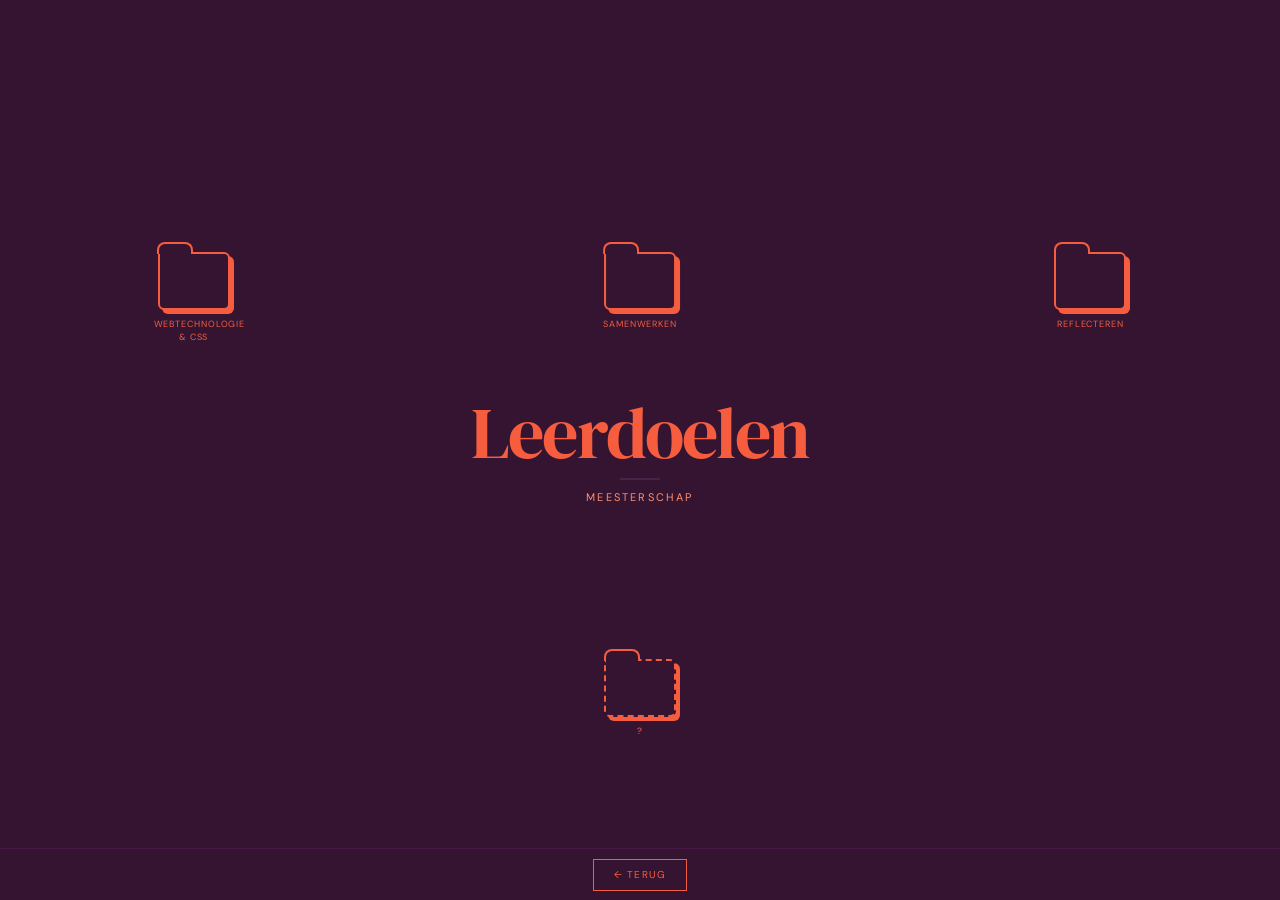
<file: leerdoelen.html>
<!DOCTYPE html>
<html lang="nl">
<head>
  <meta charset="UTF-8">
  <meta name="viewport" content="width=device-width, initial-scale=1.0">
  <title>Leerdoelen — Choice Johnson</title>
  <link rel="preconnect" href="https://fonts.googleapis.com">
  <link rel="preconnect" href="https://fonts.gstatic.com" crossorigin>
  <link href="https://fonts.googleapis.com/css2?family=DM+Serif+Display:ital@0;1&family=DM+Sans:wght@300;400;500&display=swap" rel="stylesheet">
  <link rel="stylesheet" href="styles/style.css">
  <link rel="stylesheet" href="styles/leerdoelen.css">
  <link rel="icon" type="image/png" href="images/starcj.png">
</head>
<body>

  <div id="bg-text" aria-hidden="true">
    <h1 id="bg-name">Leerdoelen</h1>
    <div id="bg-line"></div>
    <p id="bg-sub">Meesterschap</p>
  </div>

  <div class="folder" id="folder-1" popovertarget="win-leer-1" popovertargetaction="show">
    <div class="folder-icon"></div>
    <span class="folder-label">Webtechnologie & CSS</span>
  </div>

  <div class="folder" id="folder-2" popovertarget="win-leer-2" popovertargetaction="show">
    <div class="folder-icon"></div>
    <span class="folder-label">Samenwerken</span>
  </div>

  <div class="folder" id="folder-3" popovertarget="win-leer-3" popovertargetaction="show">
    <div class="folder-icon"></div>
    <span class="folder-label">Reflecteren</span>
  </div>

  <div class="folder" id="folder-chaos">
    <div class="folder-icon chaos-icon"></div>
    <span class="folder-label">?</span>
  </div>


  <div popover="manual" id="win-leer-1" class="win leer">
    <div class="win-bar">
      <span class="win-title">Leerdoel 01 — Webtechnologie & CSS</span>
      <button class="win-x" popovertarget="win-leer-1" popovertargetaction="hide" aria-label="Sluit">&#x2715;</button>
    </div>
    <div class="win-body">
      <p class="win-subject">Webtechno-<br>logie & CSS</p>
      <p class="win-sub">De juiste tool, goed toegepast</p>
      <p class="win-msg">Bewuste keuzes maken in webtechnologie én mijn front-end vaardigheden uitbreiden. Ik wil begrijpen wanneer HTML, CSS of JavaScript de juiste keuze is, en tegelijk sterker worden in het bouwen van visueel sterke, goed gestructureerde interfaces met moderne CSS-technieken.</p>
      <div class="win-btns">
        <button class="wbtn" popovertarget="win-leer-1" popovertargetaction="hide">Sluiten</button>
      </div>
    </div>
  </div>

  <div popover="manual" id="win-leer-2" class="win leer">
    <div class="win-bar">
      <span class="win-title">Leerdoel 02 — Samenwerken</span>
      <button class="win-x" popovertarget="win-leer-2" popovertargetaction="hide" aria-label="Sluit">&#x2715;</button>
    </div>
    <div class="win-body">
      <p class="win-subject">Samen-<br>werken</p>
      <p class="win-sub">Actief bijdragen aan een groep</p>
      <p class="win-msg">Actiever en gestructureerder samenwerken met medestudenten. Niet alleen feedback vragen, maar ook feedback geven, samen problemen analyseren en keuzes onderbouwen. Ik wil leren een echte bijdrage te leveren aan een groep in plaats van voornamelijk individueel te werken.</p>
      <div class="win-btns">
        <button class="wbtn" popovertarget="win-leer-2" popovertargetaction="hide">Sluiten</button>
      </div>
    </div>
  </div>

  <div popover="manual" id="win-leer-3" class="win leer">
    <div class="win-bar">
      <span class="win-title">Leerdoel 03 — Reflecteren</span>
      <button class="win-x" popovertarget="win-leer-3" popovertargetaction="hide" aria-label="Sluit">&#x2715;</button>
    </div>
    <div class="win-body">
      <p class="win-subject">Reflec-<br>teren</p>
      <p class="win-sub">Bewuster groeien als developer</p>
      <p class="win-msg">Regelmatig terugkijken op mijn eigen werkproces en keuzes. Ik wil bijhouden wat ik leer, waarom ik bepaalde beslissingen neem en wat ik een volgende keer anders zou doen. Zo wil ik gerichter groeien in plaats van maar wat aanrommelen.</p>
      <div class="win-btns">
        <button class="wbtn" popovertarget="win-leer-3" popovertargetaction="hide">Sluiten</button>
      </div>
    </div>
  </div>

  <div popover="manual" id="deco-l1" class="win deco">
    <div class="win-bar"><span class="win-title">LEERDOEL STATUS — IN PROGRESS FOREVER</span><button class="win-x" popovertarget="deco-l1" popovertargetaction="hide" aria-label="Sluit">&#x2715;</button></div>
    <div class="win-body">
      <p class="win-msg">Leerdoel 1 staat al 3 weken op "in progress". Definitie van done: nog te bepalen.</p>
      <div class="win-btns"><button class="wbtn" popovertarget="deco-l1" popovertargetaction="hide">Dismiss</button></div>
    </div>
  </div>

  <div popover="manual" id="deco-l2" class="win deco">
    <div class="win-bar"><span class="win-title">WARNING — TEVEEL MDN TABS</span><button class="win-x" popovertarget="deco-l2" popovertargetaction="hide" aria-label="Sluit">&#x2715;</button></div>
    <div class="win-body">
      <p class="win-msg">Je hebt 23 MDN-pagina's open. Geen van hen is volledig gelezen. Dit heet research.</p>
      <div class="win-btns"><button class="wbtn" popovertarget="deco-l2" popovertargetaction="hide">Dismiss</button></div>
    </div>
  </div>

  <div popover="manual" id="deco-l3" class="win deco">
    <div class="win-bar"><span class="win-title">FEEDBACK.EXE — ONVERWACHTE FOUT</span><button class="win-x" popovertarget="deco-l3" popovertargetaction="hide" aria-label="Sluit">&#x2715;</button></div>
    <div class="win-body">
      <p class="win-msg">Feedback geven aan anderen betekent ook feedback terugkrijgen. Dit stond niet in de planning.</p>
      <div class="win-btns"><button class="wbtn" popovertarget="deco-l3" popovertargetaction="hide">Dismiss</button></div>
    </div>
  </div>

  <div popover="manual" id="deco-l4" class="win deco">
    <div class="win-bar"><span class="win-title">NOTICE — CSS TIJDVERLIES</span><button class="win-x" popovertarget="deco-l4" popovertargetaction="hide" aria-label="Sluit">&#x2715;</button></div>
    <div class="win-body">
      <p class="win-msg">4 uur besteed aan een hover-animatie die niemand zal opmerken. Toch blij mee.</p>
      <div class="win-btns"><button class="wbtn" popovertarget="deco-l4" popovertargetaction="hide">Dismiss</button></div>
    </div>
  </div>

  <div popover="manual" id="deco-l5" class="win deco">
    <div class="win-bar"><span class="win-title">SYSTEEM — SAMENWERKING DETECTED</span><button class="win-x" popovertarget="deco-l5" popovertargetaction="hide" aria-label="Sluit">&#x2715;</button></div>
    <div class="win-body">
      <p class="win-msg">Je hebt een idee gedeeld met een medestudent. Ze vonden het goed. Onverwachte paniek.</p>
      <div class="win-btns"><button class="wbtn" popovertarget="deco-l5" popovertargetaction="hide">Dismiss</button></div>
    </div>
  </div>

  <div popover="manual" id="deco-l6" class="win deco">
    <div class="win-bar"><span class="win-title">ERROR — DIV OF SECTION</span><button class="win-x" popovertarget="deco-l6" popovertargetaction="hide" aria-label="Sluit">&#x2715;</button></div>
    <div class="win-body">
      <p class="win-msg">Is dit een &lt;div&gt; of een &lt;section&gt;? Antwoord: ja. Leerdoel 1 mislukt.</p>
      <div class="win-btns"><button class="wbtn" popovertarget="deco-l6" popovertargetaction="hide">Dismiss</button></div>
    </div>
  </div>

  <div popover="manual" id="deco-l7" class="win deco">
    <div class="win-bar"><span class="win-title">REMINDER — GEEN JS NODIG</span><button class="win-x" popovertarget="deco-l7" popovertargetaction="hide" aria-label="Sluit">&#x2715;</button></div>
    <div class="win-body">
      <p class="win-msg">Soms is een link gewoon een &lt;a&gt; en hoeft het echt geen JavaScript component te zijn.</p>
      <div class="win-btns"><button class="wbtn" popovertarget="deco-l7" popovertargetaction="hide">Dismiss</button></div>
    </div>
  </div>

  <div id="controls">
    <a class="ctrl-btn" href="index.html">← Terug</a>
  </div>

  <script src="script/leerdoelen.js"></script>
  <script src="script/palette.js"></script>
</body>
</html>
</file>
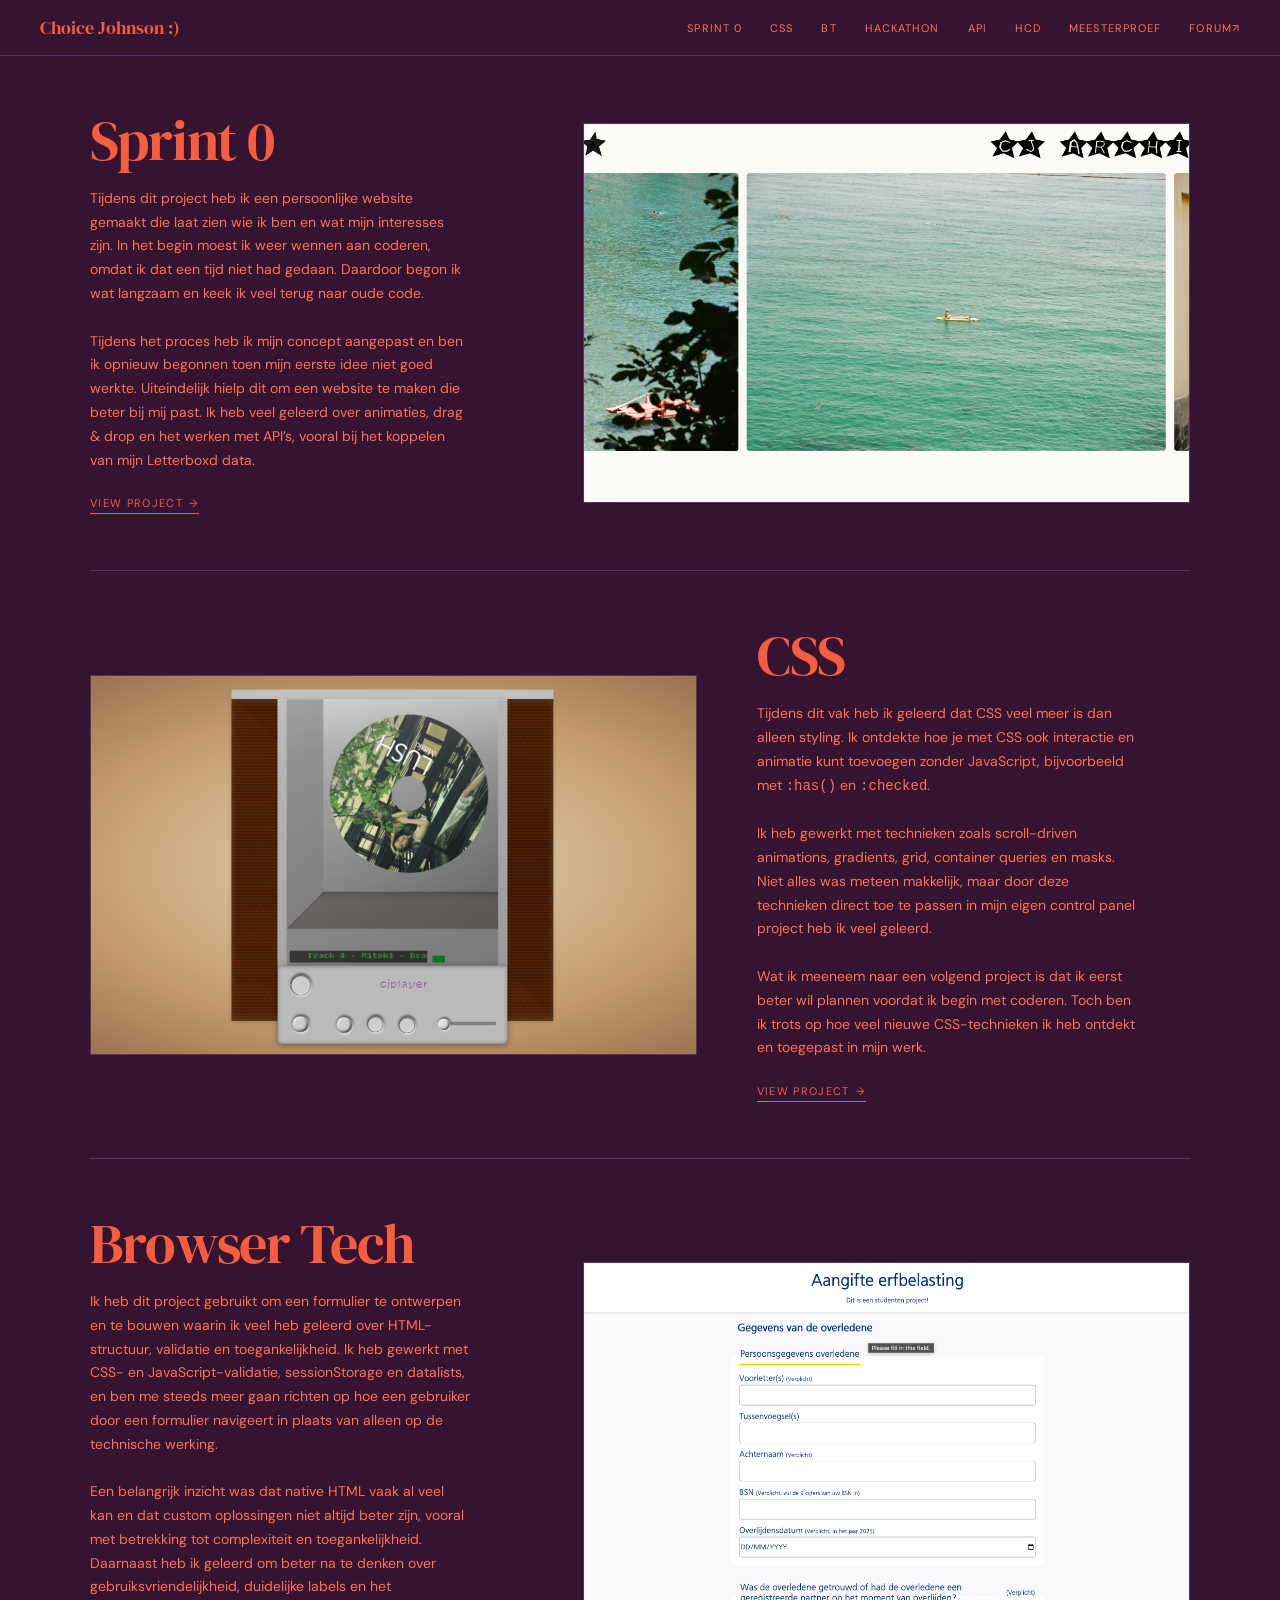
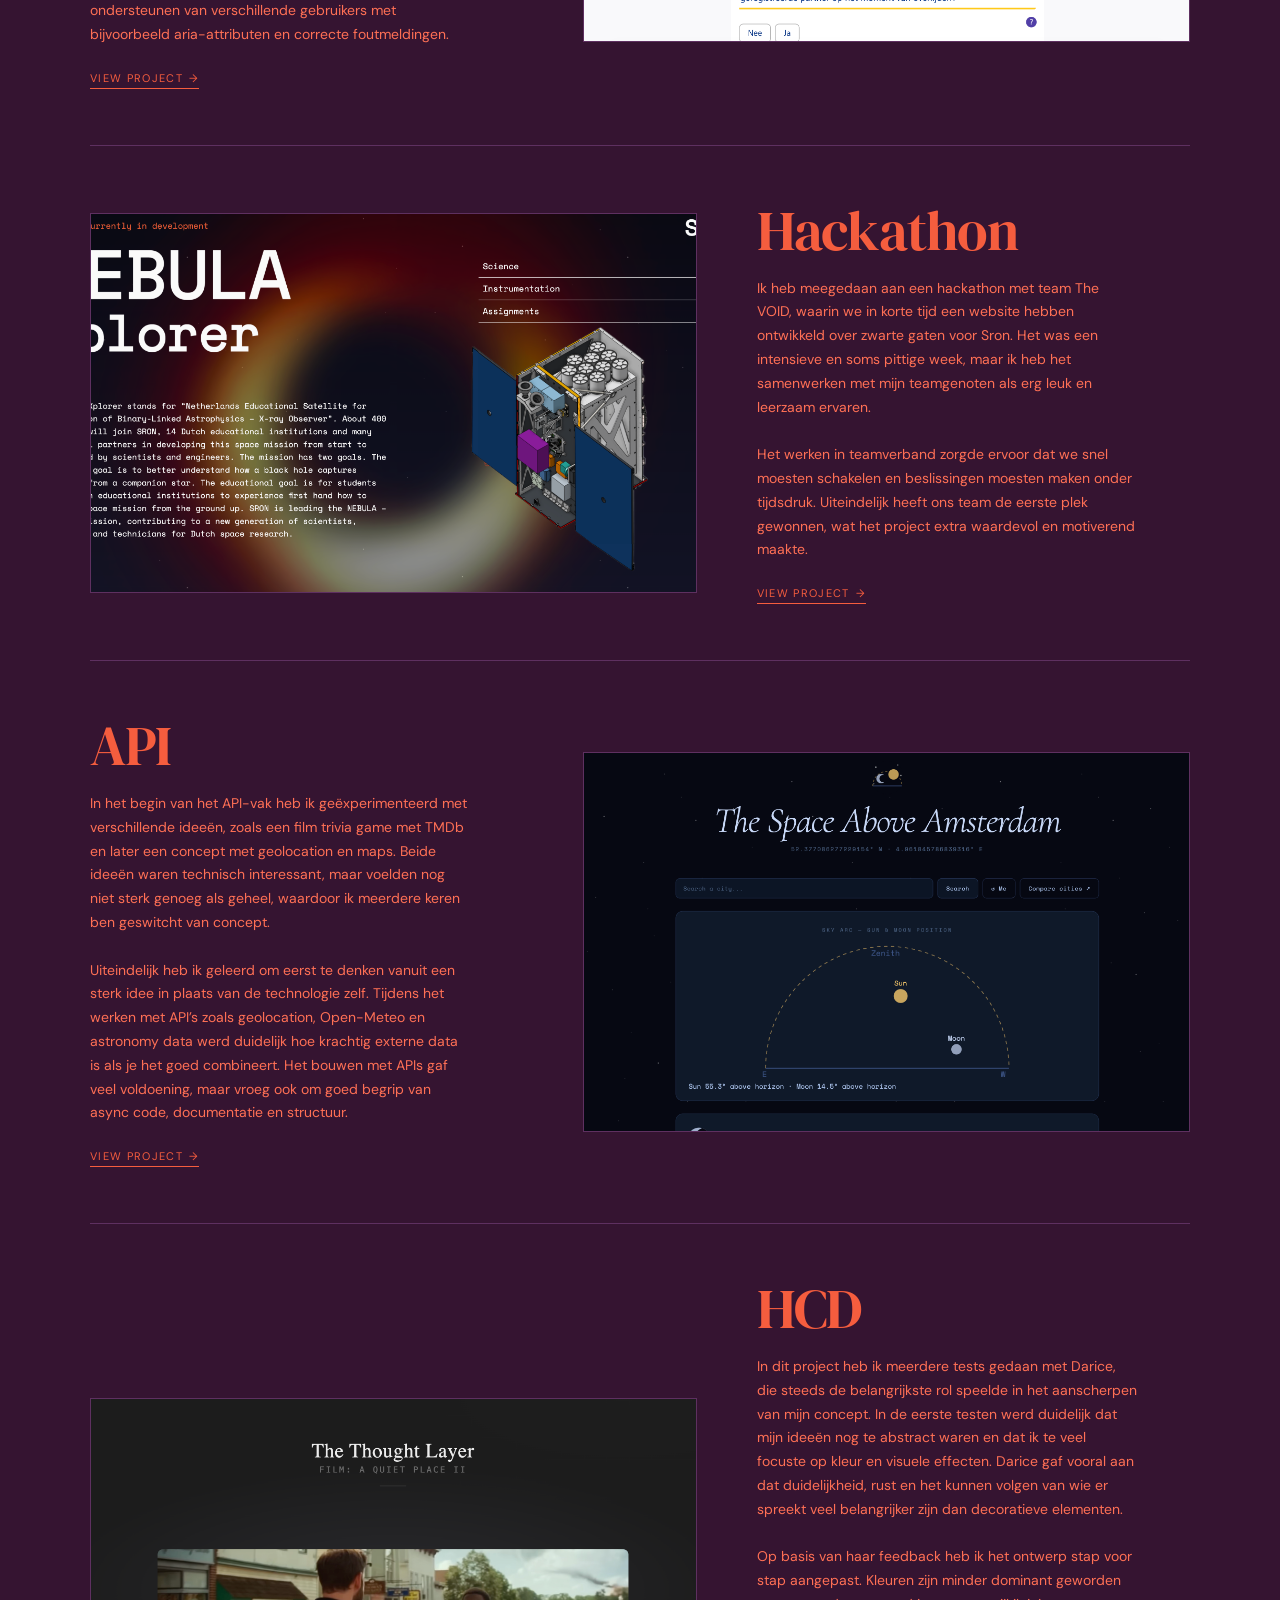
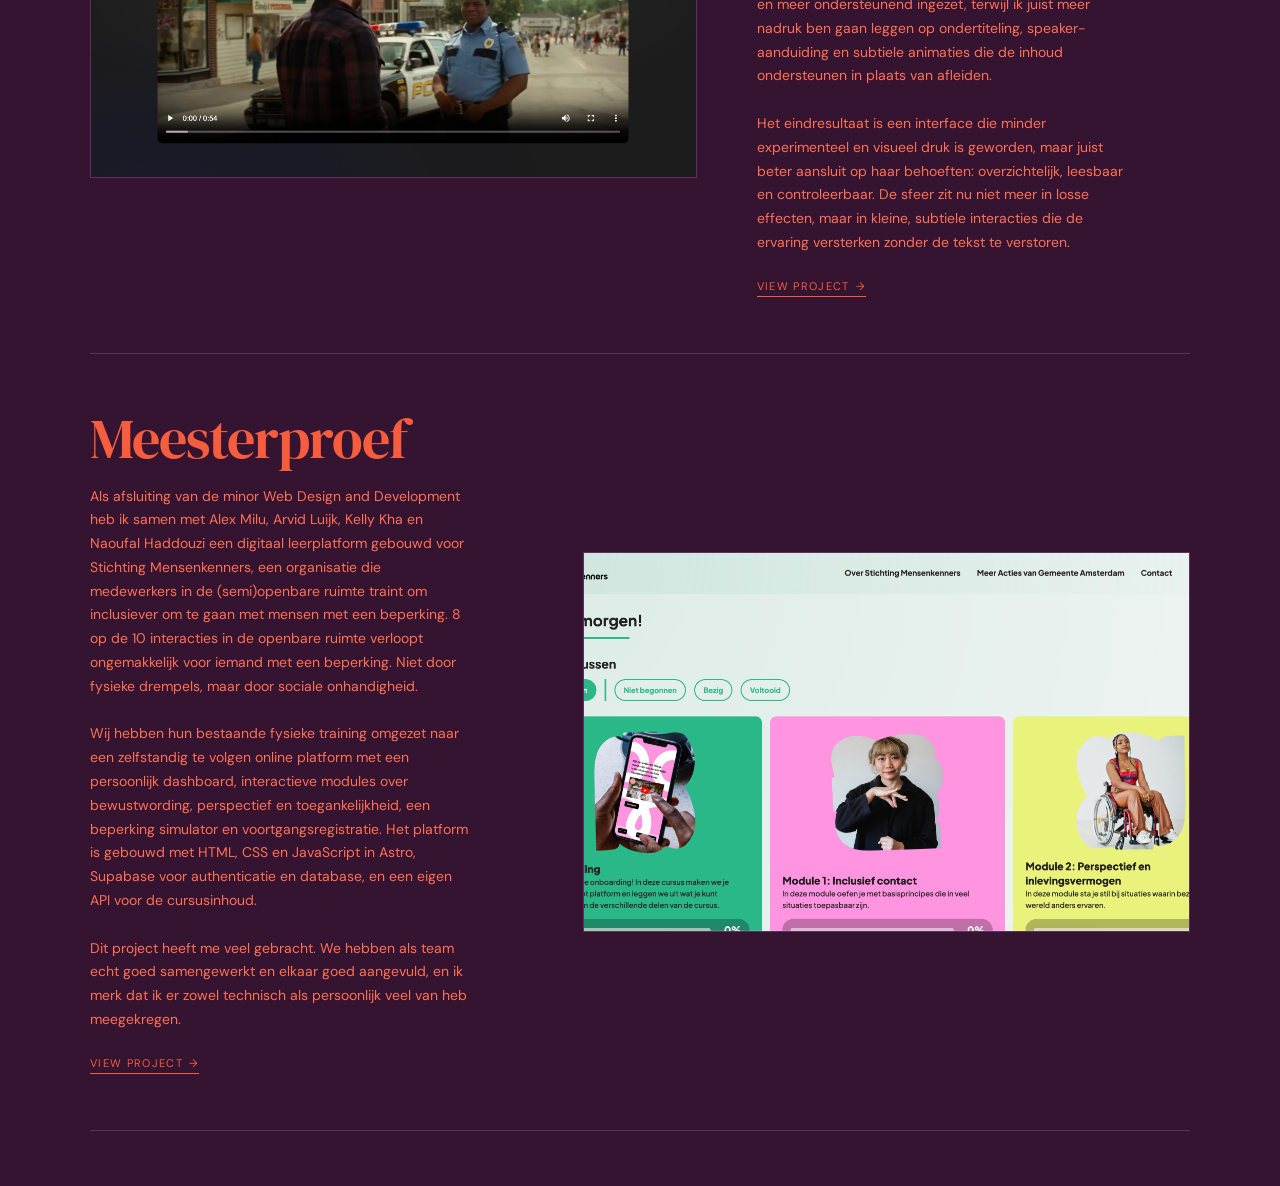
<file: subjects.html>
<!DOCTYPE html>
<html lang="en">
<head>
  <meta charset="UTF-8">
  <meta name="viewport" content="width=device-width, initial-scale=1.0">
  <title>Meesterschap Choice Johnson</title>
  <link rel="preconnect" href="https://fonts.googleapis.com">
  <link rel="preconnect" href="https://fonts.gstatic.com" crossorigin>
  <link href="https://fonts.googleapis.com/css2?family=DM+Serif+Display:ital@0;1&family=DM+Sans:wght@300;400;500&display=swap" rel="stylesheet">
  <link rel="stylesheet" href="styles/subject.css">
  <link rel="icon" type="image/png" href="images/starcj.png">

</head>
<body>

  <input type="checkbox" id="nav-toggle" hidden>

  <nav id="nav">
    <a class="nav-logo" href="index.html">Choice Johnson :)</a>
    <div id="nav-links">
      <a class="nav-link" href="#sprintnul">Sprint 0</a>
      <a class="nav-link" href="#css">CSS</a>
      <a class="nav-link" href="#bt">BT</a>
      <a class="nav-link" href="#hackathon">Hackathon</a>
      <a class="nav-link" href="#api">API</a>
      <a class="nav-link" href="#hcd">HCD</a>
      <a class="nav-link" href="#meesterproef">Meesterproef</a>
      <a class="nav-link" href="forum.html">Forum↗</a>

    </div>
    <label for="nav-toggle" id="nav-hamburger" aria-label="Toggle menu"></label>
  </nav>

  <div id="nav-mobile">
    <a class="nav-mobile-link" href="#sprintnul">Sprint 0</a>
    <a class="nav-mobile-link" href="#css">CSS</a>
    <a class="nav-mobile-link" href="#bt">BT</a>
    <a class="nav-mobile-link" href="#hackathon">Hackathon</a>
    <a class="nav-mobile-link" href="#api">API</a>
    <a class="nav-mobile-link" href="#hcd">HCD</a>
    <a class="nav-mobile-link" href="#meesterproef">Meesterproef</a>
    <a class="nav-mobile-link" href="forum.html">Forum↗</a>

  </div>


  <main id="subjects">

    <section class="subject" id="sprintnul">
      <div class="subject-inner">
        <div class="subject-text reveal">
          <h2 class="subject-title">Sprint 0</h2>
          <p class="subject-desc">
            Tijdens dit project heb ik een persoonlijke website gemaakt die laat zien wie ik ben en wat mijn interesses zijn. In het begin moest ik weer wennen aan coderen, omdat ik dat een tijd niet had gedaan. Daardoor begon ik wat langzaam en keek ik veel terug naar oude code. <br> <br>
            Tijdens het proces heb ik mijn concept aangepast en ben ik opnieuw begonnen toen mijn eerste idee niet goed werkte. Uiteindelijk hielp dit om een website te maken die beter bij mij past. Ik heb veel geleerd over animaties, drag & drop en het werken met API’s, vooral bij het koppelen van mijn Letterboxd data.
          </p>
          <a class="subject-link" href="https://3hos15.github.io/wieischoice/" target="_blank" rel="noopener">
            View project <span class="link-arrow">→</span>
          </a>
        </div>
        <div class="subject-image reveal">
          <a href="https://3hos15.github.io/wieischoice/" target="_blank" rel="noopener">
            <img src="images/sprintnul.png" alt="Screenshot of Sprint 0 project">
          </a>
        </div>
      </div>
    </section>

    <section class="subject subject--flip" id="css">
      <div class="subject-inner">
        <div class="subject-text reveal">
          <h2 class="subject-title">CSS</h2>
          <p class="subject-desc">
            Tijdens dit vak heb ik geleerd dat CSS veel meer is dan alleen styling. Ik ontdekte hoe je met CSS ook interactie en animatie kunt toevoegen zonder JavaScript, bijvoorbeeld met <code>:has()</code> en <code>:checked</code>. <br> <br>

            Ik heb gewerkt met technieken zoals scroll-driven animations, gradients, grid, container queries en masks. Niet alles was meteen makkelijk, maar door deze technieken direct toe te passen in mijn eigen control panel project heb ik veel geleerd. <br><br>
            
            Wat ik meeneem naar een volgend project is dat ik eerst beter wil plannen voordat ik begin met coderen. Toch ben ik trots op hoe veel nieuwe CSS-technieken ik heb ontdekt en toegepast in mijn werk.
          </p>
          <a class="subject-link" href="https://3hos15.github.io/css-wdd/" target="_blank" rel="noopener">
            View project <span class="link-arrow">→</span>
          </a>
        </div>
        <div class="subject-image reveal">
          <a href="https://3hos15.github.io/css-wdd/" target="_blank" rel="noopener">
            <img src="images/css.png" alt="Screenshot of CSS project">
          </a>
        </div>
      </div>
    </section>

    <!-- ─── BT ───────────────────────────────────── -->
    <section class="subject" id="bt">
      <div class="subject-inner">
        <div class="subject-text reveal">
          <h2 class="subject-title">Browser Tech</h2>
          <p class="subject-desc">
            Ik heb dit project gebruikt om een formulier te ontwerpen en te bouwen waarin ik veel heb geleerd over HTML-structuur, validatie en toegankelijkheid. Ik heb gewerkt met CSS- en JavaScript-validatie, sessionStorage en datalists, en ben me steeds meer gaan richten op hoe een gebruiker door een formulier navigeert in plaats van alleen op de technische werking. <br><br>

            Een belangrijk inzicht was dat native HTML vaak al veel kan en dat custom oplossingen niet altijd beter zijn, vooral met betrekking tot complexiteit en toegankelijkheid. Daarnaast heb ik geleerd om beter na te denken over gebruiksvriendelijkheid, duidelijke labels en het ondersteunen van verschillende gebruikers met bijvoorbeeld aria-attributen en correcte foutmeldingen.
          </p>
          <a class="subject-link" href="https://3hos15.github.io/browsertech/" target="_blank" rel="noopener">
            View project <span class="link-arrow">→</span>
          </a>
        </div>
        <div class="subject-image reveal">
          <a href="https://3hos15.github.io/browsertech/" target="_blank" rel="noopener">
            <img src="images/bt.png" alt="Screenshot of BT project">
          </a>
        </div>
      </div>
    </section>

    <section class="subject subject--flip" id="hackathon">
      <div class="subject-inner">
        <div class="subject-text reveal">
          <h2 class="subject-title">Hackathon</h2>
          <p class="subject-desc">
            Ik heb meegedaan aan een hackathon met team The VOID, waarin we in korte tijd een website hebben ontwikkeld over zwarte gaten voor Sron. Het was een intensieve en soms pittige week, maar ik heb het samenwerken met mijn teamgenoten als erg leuk en leerzaam ervaren. <br><br>

            Het werken in teamverband zorgde ervoor dat we snel moesten schakelen en beslissingen moesten maken onder tijdsdruk. Uiteindelijk heeft ons team de eerste plek gewonnen, wat het project extra waardevol en motiverend maakte.
          </p>
          <a class="subject-link" href="https://alishasoedamah.github.io/hackaton/" target="_blank" rel="noopener">
            View project <span class="link-arrow">→</span>
          </a>
        </div>
        <div class="subject-image reveal">
          <a href="https://alishasoedamah.github.io/hackaton/" target="_blank" rel="noopener">
            <img src="images/hackathon.png" alt="Screenshot of Hackathon project">
          </a>
        </div>
      </div>
    </section>

    <section class="subject" id="api">
      <div class="subject-inner">
        <div class="subject-text reveal">
          <h2 class="subject-title">API</h2>
          <p class="subject-desc">
            In het begin van het API-vak heb ik geëxperimenteerd met verschillende ideeën, zoals een film trivia game met TMDb en later een concept met geolocation en maps. Beide ideeën waren technisch interessant, maar voelden nog niet sterk genoeg als geheel, waardoor ik meerdere keren ben geswitcht van concept. <br><br>

            Uiteindelijk heb ik geleerd om eerst te denken vanuit een sterk idee in plaats van de technologie zelf. Tijdens het werken met API’s zoals geolocation, Open-Meteo en astronomy data werd duidelijk hoe krachtig externe data is als je het goed combineert. Het bouwen met APIs gaf veel voldoening, maar vroeg ook om goed begrip van async code, documentatie en structuur.
          </p>
          <a class="subject-link" href="https://space-above.onrender.com" target="_blank" rel="noopener">
            View project <span class="link-arrow">→</span>
          </a>
        </div>
        <div class="subject-image reveal">
          <a href="https://space-above.onrender.com" target="_blank" rel="noopener">
            <img src="images/api.png" alt="Screenshot of API project">
          </a>
        </div>
      </div>
    </section>

    <section class="subject subject--flip" id="hcd">
      <div class="subject-inner">
        <div class="subject-text reveal">
          <h2 class="subject-title">HCD</h2>
          <p class="subject-desc">
            In dit project heb ik meerdere tests gedaan met Darice, die steeds de belangrijkste rol speelde in het aanscherpen van mijn concept. In de eerste testen werd duidelijk dat mijn ideeën nog te abstract waren en dat ik te veel focuste op kleur en visuele effecten. Darice gaf vooral aan dat duidelijkheid, rust en het kunnen volgen van wie er spreekt veel belangrijker zijn dan decoratieve elementen. <br><br>

            Op basis van haar feedback heb ik het ontwerp stap voor stap aangepast. Kleuren zijn minder dominant geworden en meer ondersteunend ingezet, terwijl ik juist meer nadruk ben gaan leggen op ondertiteling, speaker-aanduiding en subtiele animaties die de inhoud ondersteunen in plaats van afleiden. <br><br>

            Het eindresultaat is een interface die minder experimenteel en visueel druk is geworden, maar juist beter aansluit op haar behoeften: overzichtelijk, leesbaar en controleerbaar. De sfeer zit nu niet meer in losse effecten, maar in kleine, subtiele interacties die de ervaring versterken zonder de tekst te verstoren.
          </p>
          <a class="subject-link" href="https://3hos15.github.io/wdd-hcd/" target="_blank" rel="noopener">
            View project <span class="link-arrow">→</span>
          </a>
        </div>
        <div class="subject-image reveal">
          <a href="https://3hos15.github.io/wdd-hcd/" target="_blank" rel="noopener">
            <img src="images/hcd.png" alt="Screenshot of HCD project">
          </a>
        </div>
      </div>
    </section>

    <section class="subject" id="meesterproef">
      <div class="subject-inner">
        <div class="subject-text reveal">
          <h2 class="subject-title">Meesterproef</h2>
          <p class="subject-desc">
            Als afsluiting van de minor Web Design and Development heb ik samen met Alex Milu, Arvid Luijk, Kelly Kha en Naoufal Haddouzi een digitaal leerplatform gebouwd voor Stichting Mensenkenners, een organisatie die medewerkers in de (semi)openbare ruimte traint om inclusiever om te gaan met mensen met een beperking. 8 op de 10 interacties in de openbare ruimte verloopt ongemakkelijk voor iemand met een beperking. Niet door fysieke drempels, maar door sociale onhandigheid. <br><br>

            Wij hebben hun bestaande fysieke training omgezet naar een zelfstandig te volgen online platform met een persoonlijk dashboard, interactieve modules over bewustwording, perspectief en toegankelijkheid, een beperking simulator en voortgangsregistratie. Het platform is gebouwd met HTML, CSS en JavaScript in Astro, Supabase voor authenticatie en database, en een eigen API voor de cursusinhoud. <br><br>

            Dit project heeft me veel gebracht. We hebben als team echt goed samengewerkt en elkaar goed aangevuld, en ik merk dat ik er zowel technisch als persoonlijk veel van heb meegekregen.
          </p>
          <a class="subject-link" href="https://github.com/Haddoun1/vlekkeloos-meesterproef" target="_blank" rel="noopener">
            View project <span class="link-arrow">→</span>
          </a>
        </div>
        <div class="subject-image reveal">
          <a href="https://github.com/Haddoun1/vlekkeloos-meesterproef" target="_blank" rel="noopener">
            <img src="images/meesterproef.png" alt="Screenshot of Meesterproef project">
          </a>
        </div>
      </div>
    </section>

  </main>
  <script src="script/palette.js"></script>

</body>
</html>
</file>
<file: styles/style.css>
@import url('https://fonts.googleapis.com/css2?family=DM+Serif+Display:ital@0;1&family=DM+Sans:wght@300;400;500&display=swap');


:root {
  --color-bg:         #f5f4f0;
  --color-bg-hover:   #ece9e3;
  --color-bg-grid:    #ddd;

  --color-text:       #111;
  --color-text-muted: #666;
  --color-text-dim:   #777;
  --color-text-faint: #ccc;

  --color-border:     #111;
  --color-border-ui:  #e0e0dc;
  --color-border-nav: #ddd;

  --color-bar-bg:     #111;
  --color-bar-text:   #f5f4f0;
  --color-bar-x:      rgba(255, 255, 255, 0.4);
  --color-bar-x-hover:#fff;

  --color-shadow:     #111;

  --font-serif: 'DM Serif Display', serif;
  --font-sans:  'DM Sans', sans-serif;
}


*, *::before, *::after {
  margin: 0;
  padding: 0;
  box-sizing: border-box;
  user-select: none;
}


body {
  width: 100%;
  height: 100dvh;
  background: var(--color-bg);
  overflow: hidden;
  font-family: var(--font-sans);
}


#bg-text {
  position: fixed;
  top: 50%;
  left: 50%;
  transform: translate(-50%, -50%);
  text-align: center;
  pointer-events: none;
  display: flex;
  flex-direction: column;
  align-items: center;
  gap: 10px;
  z-index: 0;
}

#bg-name {
  font-family: var(--font-serif);
  font-size: clamp(40px, 8vw, 72px);
  font-weight: 400;
  color: var(--color-text);
  letter-spacing: -0.03em;
  line-height: 1;
}

#bg-line {
  width: 40px;
  height: 1px;
  background: var(--color-border-nav);
}

#bg-sub {
  font-size: 11px;
  letter-spacing: 0.2em;
  text-transform: uppercase;
  color: var(--color-text-faint);
}


#controls {
  position: fixed;
  bottom: 0;
  left: 0;
  right: 0;
  height: 52px;
  background: var(--color-bg);
  border-top: 1px solid var(--color-border-ui);
  display: flex;
  align-items: center;
  justify-content: center;
  gap: 10px;
  z-index: 99999;
}

.ctrl-btn {
  height: 32px;
  padding: 0 20px;
  border: 1px solid var(--color-border);
  background: var(--color-bg);
  font-family: var(--font-sans);
  font-size: 10px;
  letter-spacing: 0.12em;
  text-transform: uppercase;
  cursor: pointer;
  color: var(--color-text);
  transition: background 0.12s, color 0.12s;
  display: flex;
  align-items: center;
  text-decoration: none;
}

.ctrl-btn:hover {
  background: var(--color-border);
  color: var(--color-bg);
}

.ctrl-btn.dark {
  background: var(--color-border);
  color: var(--color-bg);
}

.ctrl-btn.dark:hover {
  opacity: 0.8;
}

#toggle-order:not(:checked) ~ #controls #order-label::after {
  content: 'Order this mess';
}

#toggle-order:checked ~ #controls #order-label::after {
  content: 'Break it again';
}


[popover].win {
  position: fixed;
  inset: unset;
  border: 1px solid var(--color-border);
  padding: 0;
  margin: 0;
  background: var(--color-bg);
  min-width: 250px;
  max-width: 310px;
  display: flex;
  flex-direction: column;
  transition: box-shadow 0.15s;
}

[popover].win:hover {
  box-shadow: 4px 4px 0 var(--color-shadow);
}

[popover]::backdrop {
  display: none;
}

.win-bar {
  height: 32px;
  background: var(--color-bar-bg);
  display: flex;
  align-items: center;
  padding: 0 12px;
  cursor: move;
  gap: 8px;
  flex-shrink: 0;
}

.win-title {
  font-size: 9px;
  font-weight: 500;
  color: var(--color-bar-text);
  flex: 1;
  letter-spacing: 0.14em;
  text-transform: uppercase;
}

.win-x {
  background: none;
  border: none;
  color: var(--color-bar-x);
  font-size: 11px;
  cursor: pointer;
  padding: 2px 4px;
  transition: color 0.1s;
  font-family: inherit;
  line-height: 1;
}

.win-x:hover {
  color: var(--color-bar-x-hover);
}

.win-body {
  padding: 16px 16px 13px;
  display: flex;
  flex-direction: column;
  gap: 10px;
}

.win-subject {
  font-family: var(--font-serif);
  font-size: 24px;
  color: var(--color-text);
  line-height: 1;
}

.win-sub {
  font-size: 9px;
  letter-spacing: 0.15em;
  text-transform: uppercase;
  color: var(--color-text-dim);
  margin-top: -5px;
}

.win-msg {
  font-size: 11px;
  color: var(--color-text-muted);
  line-height: 1.6;
}

.win-btns {
  display: flex;
  gap: 7px;
}

.wbtn {
  flex: 1;
  height: 28px;
  border: 1px solid var(--color-border);
  background: transparent;
  font-family: var(--font-sans);
  font-size: 9px;
  letter-spacing: 0.1em;
  text-transform: uppercase;
  cursor: pointer;
  color: var(--color-text);
  transition: background 0.12s, color 0.12s;
  display: flex;
  align-items: center;
  justify-content: center;
  text-decoration: none;
}

.wbtn:hover {
  background: var(--color-border);
  color: var(--color-bg);
}

.wbtn.primary {
  background: var(--color-border);
  color: var(--color-bg);
}

.wbtn.primary:hover {
  opacity: 0.8;
}


#ordered-view {
  position: fixed;
  top: 0;
  left: 0;
  right: 0;
  bottom: 52px;
  background: var(--color-bg);
  display: none;
  flex-direction: column;
  z-index: 500;
  overflow: auto;
}

#toggle-order:checked ~ #ordered-view {
  display: flex;
}

#toggle-order:checked ~ [popover].win {
  display: none !important;
}

#ordered-nav {
  height: 52px;
  border-bottom: 1px solid var(--color-border-nav);
  display: flex;
  align-items: center;
  padding: 0 32px;
  flex-shrink: 0;
}

#ordered-logo {
  font-family: var(--font-serif);
  font-size: 20px;
  color: var(--color-text);
}

#ordered-links {
  flex: 1;
  display: flex;
  justify-content: center;
  gap: 24px;
}

.olink {
  font-size: 12px;
  color: var(--color-text);
  text-decoration: none;
}

.olink:hover {
  text-decoration: underline;
}

#ordered-body {
  flex: 1;
  display: flex;
  align-items: center;
  justify-content: center;
  padding: 32px;
}

#ordered-content {
  max-width: 520px;
  width: 100%;
  display: flex;
  flex-direction: column;
  gap: 16px;
}

#ordered-heading {
  font-family: var(--font-serif);
  font-size: clamp(32px, 5vw, 48px);
  font-weight: 400;
  color: var(--color-text);
  letter-spacing: -0.02em;
  line-height: 1.1;
}

#ordered-p {
  font-size: 14px;
  color: var(--color-text-muted);
  line-height: 1.7;
}

#ordered-grid {
  display: grid;
  grid-template-columns: repeat(3, 1fr);
  gap: 1px;
  background: var(--color-bg-grid);
  border: 1px solid var(--color-bg-grid);
}

.ordered-item {
  background: var(--color-bg);
  padding: 14px 16px;
  cursor: pointer;
  transition: background 0.12s;
  text-decoration: none;
  display: block;
}

.ordered-item:hover {
  background: var(--color-bg-hover);
}

.ordered-item-name {
  font-family: var(--font-serif);
  font-size: 17px;
  color: var(--color-text);
}

.ordered-item-sub {
  font-size: 9px;
  color: var(--color-text-dim);
  letter-spacing: 0.1em;
  text-transform: uppercase;
  margin-top: 3px;
}


@media (max-width: 479px) {
  body {
    overflow: auto;
    height: auto;
  }

  #bg-text {
    position: relative;
    top: auto;
    left: auto;
    transform: none;
    padding: 48px 24px 24px;
  }

  #bg-name {
    font-size: clamp(36px, 12vw, 56px);
  }

  #bg-sub {
    font-size: 10px;
  }

  [popover].win {
    position: relative;
    inset: unset;
    top: auto !important;
    left: auto !important;
    min-width: 0;
    max-width: 100%;
    width: calc(100% - 32px);
    margin: 0 16px;
    box-shadow: none !important;
  }

  [popover].win:hover {
    box-shadow: none;
  }

  [popover].win {
    display: flex;
  }

  #controls {
    height: 48px;
    gap: 8px;
    padding: 0 16px;
  }

  .ctrl-btn {
    font-size: 9px;
    padding: 0 14px;
    height: 30px;
  }

  #ordered-grid {
    grid-template-columns: repeat(2, 1fr);
  }

  #ordered-nav {
    padding: 0 16px;
  }

  #ordered-links {
    gap: 12px;
    flex-wrap: wrap;
    justify-content: flex-end;
  }

  .olink {
    font-size: 11px;
  }

  #ordered-body {
    padding: 24px 16px;
    align-items: flex-start;
  }

  #ordered-heading {
    font-size: clamp(28px, 8vw, 40px);
  }
}


@media (min-width: 480px) and (max-width: 767px) {
  #bg-name {
    font-size: clamp(40px, 9vw, 60px);
  }

  [popover].win {
    min-width: 220px;
    max-width: 280px;
  }

  #ordered-grid {
    grid-template-columns: repeat(2, 1fr);
  }

  #ordered-nav {
    padding: 0 20px;
  }

  #ordered-body {
    padding: 24px 20px;
  }
}


@media (min-width: 768px) and (max-width: 1023px) {
  [popover].win {
    min-width: 240px;
    max-width: 295px;
  }

  #ordered-grid {
    grid-template-columns: repeat(3, 1fr);
  }
}

@media (min-width: 1024px) {
  [popover].win {
    min-width: 250px;
    max-width: 310px;
  }
}


@media (max-width: 479px) {
  #ordered-view {
    display: flex;
    bottom: 0;
  }

  [popover].win {
    display: none !important;
  }

  #order-label {
    display: none;
  }
}


@media (prefers-reduced-motion: reduce) {
  [popover].win {
    transition: none;
  }
}
</file>
<file: styles/forum.css>
@import url('https://fonts.googleapis.com/css2?family=DM+Serif+Display:ital@0;1&family=DM+Sans:wght@300;400;500&display=swap');

:root {
  --color-bg:          #f5f4f0;
  --color-bg-hover:    #ece9e3;
  --color-bg-grid:     #ddd;
  --color-text:        #111;
  --color-text-muted:  #888;
  --color-text-dim:    #aaa;
  --color-text-faint:  #ccc;
  --color-border:      #111;
  --color-border-ui:   #e0e0dc;
  --color-border-nav:  #ddd;
  --color-bar-bg:      #111;
  --color-bar-text:    #f5f4f0;
  --color-shadow:      #111;

  --color-up:          #e05a6a;
  --color-down:        #888;

  --font-serif: 'DM Serif Display', serif;
  --font-sans:  'DM Sans', sans-serif;

  --nav-height: 56px;
  --content-max: 740px;
}


*, *::before, *::after {
  margin: 0;
  padding: 0;
  box-sizing: border-box;
}

html {
  scroll-behavior: smooth;
}

body {
  background: var(--color-bg);
  font-family: var(--font-sans);
  color: var(--color-text);
  overflow-x: hidden;
}

a {
  color: inherit;
  text-decoration: none;
}


#nav {
  position: sticky;
  top: 0;
  z-index: 100;
  height: var(--nav-height);
  background: var(--color-bg);
  border-bottom: 1px solid var(--color-border-nav);
  display: flex;
  align-items: center;
  padding: 0 16px;
  gap: 24px;
}

.nav-logo {
  font-family: var(--font-serif);
  font-size: 18px;
  color: var(--color-text);
  white-space: nowrap;
  flex-shrink: 0;
}

.nav-logo:hover {
  opacity: 0.6;
}

#nav-links {
  flex: 1;
  display: none;
  justify-content: flex-end;
  gap: 28px;
}

.nav-link {
  font-size: 11px;
  letter-spacing: 0.1em;
  text-transform: uppercase;
  color: var(--color-text-muted);
  transition: color 0.15s;
}

.nav-link:hover,
.nav-link.active {
  color: var(--color-text);
}

#nav-hamburger {
  display: block;
  font-size: 18px;
  cursor: pointer;
  color: var(--color-text);
  padding: 4px;
  margin-left: auto;
  line-height: 1;
}


#nav-mobile {
  display: none;
  position: sticky;
  top: var(--nav-height);
  z-index: 99;
  background: var(--color-bg);
  border-bottom: 1px solid var(--color-border-nav);
  flex-direction: column;
}

#nav-toggle:checked ~ #nav-mobile {
  display: flex;
}

#nav-hamburger::before {
  content: '☰';
}

#nav-toggle:checked ~ nav #nav-hamburger::before {
  content: '✕';
}

.nav-mobile-link {
  padding: 14px 24px;
  font-size: 13px;
  letter-spacing: 0.08em;
  text-transform: uppercase;
  color: var(--color-text-muted);
  border-bottom: 1px solid var(--color-border-nav);
  transition: background 0.1s;
}

.nav-mobile-link:hover {
  background: var(--color-bg-hover);
  color: var(--color-text);
}


#forum {
  max-width: var(--content-max);
  margin: 0 auto;
  padding: 0 16px 80px;
}


.board {
  margin-top: 56px;
}

.board-header {
  padding: 24px 0 20px;
  border-bottom: 2px solid var(--color-border);
  display: flex;
  align-items: flex-end;
  justify-content: space-between;
  gap: 16px;
  margin-bottom: 0;
}

.board-tag {
  font-size: 10px;
  letter-spacing: 0.18em;
  text-transform: uppercase;
  color: var(--color-text-muted);
  display: block;
  margin-bottom: 6px;
}

.board-title {
  font-family: var(--font-serif);
  font-size: clamp(28px, 5vw, 40px);
  font-weight: 400;
  color: var(--color-text);
  line-height: 1;
  letter-spacing: -0.02em;
}

.board-desc {
  font-size: 13px;
  color: var(--color-text-muted);
  margin-top: 6px;
  line-height: 1.5;
}

.board-stats {
  display: flex;
  gap: 6px;
  font-size: 11px;
  color: var(--color-text-dim);
  white-space: nowrap;
  align-items: center;
  flex-shrink: 0;
  padding-bottom: 4px;
}


.post {
  display: flex;
  gap: 0;
  border-bottom: 1px solid var(--color-border-nav);
  padding: 20px 0;
  transition: background 0.12s;
}

.post:hover {
  background: var(--color-bg-hover);
  margin: 0 -12px;
  padding: 20px 12px;
  border-radius: 4px;
}


.post--locked:hover {
  background: transparent;
  margin: 0;
  padding: 20px 0;
}


.vote-col {
  display: flex;
  flex-direction: column;
  align-items: center;
  gap: 4px;
  min-width: 40px;
  padding-top: 2px;
  flex-shrink: 0;
}

.vote-btn {
  background: none;
  border: none;
  cursor: pointer;
  font-size: 12px;
  color: var(--color-text-dim);
  padding: 3px 6px;
  border-radius: 3px;
  transition: color 0.12s, background 0.12s;
  line-height: 1;
}

.vote-btn:hover:not(:disabled) {
  color: var(--color-text);
  background: var(--color-border-nav);
}

.vote-btn.up.voted {
  color: var(--color-up);
}

.vote-btn.down.voted {
  color: var(--color-text-muted);
}

.vote-btn:disabled {
  cursor: default;
  opacity: 0.3;
}

.vote-count {
  font-family: var(--font-sans);
  font-size: 12px;
  font-weight: 500;
  color: var(--color-text);
  min-width: 20px;
  text-align: center;
  line-height: 1;
}

.vote-count.positive { color: var(--color-up); }
.vote-count.negative { color: var(--color-text-muted); }


.post-body {
  flex: 1;
  min-width: 0;
  padding-left: 8px;
}

.post-header {
  display: flex;
  gap: 14px;
  align-items: flex-start;
  margin-bottom: 12px;
}

.speaker-photo-wrap {
  width: 52px;
  height: 52px;
  border-radius: 50%;
  overflow: hidden;
  flex-shrink: 0;
  border: 1px solid var(--color-border-nav);
}

.speaker-photo-wrap img {
  width: 100%;
  height: 100%;
  object-fit: cover;
  display: block;
}

.post-meta-wrap {
  flex: 1;
  min-width: 0;
}

.post-meta {
  display: flex;
  align-items: center;
  gap: 6px;
  margin-bottom: 4px;
}

.post-tag {
  font-size: 9px;
  letter-spacing: 0.14em;
  text-transform: uppercase;
  color: var(--color-text-muted);
  background: var(--color-border-nav);
  padding: 2px 6px;
  border-radius: 2px;
}

.post-dot {
  color: var(--color-text-dim);
  font-size: 10px;
}

.post-date {
  font-size: 10px;
  color: var(--color-text-dim);
  letter-spacing: 0.05em;
}

.post-title {
  font-family: var(--font-serif);
  font-size: clamp(16px, 2.5vw, 20px);
  font-weight: 400;
  color: var(--color-text);
  line-height: 1.2;
  letter-spacing: -0.01em;
}

.post-speaker-sub {
  font-size: 11px;
  color: var(--color-text-dim);
  margin-top: 3px;
}


.post-notes {
  font-size: 13px;
  color: var(--color-text-muted);
  line-height: 1.7;
  margin-bottom: 12px;
}

.post-notes p + p {
  margin-top: 10px;
}

.post-notes h4 {
  font-family: var(--font-sans);
  font-size: 12px;
  font-weight: 500;
  letter-spacing: 0.08em;
  text-transform: uppercase;
  color: var(--color-text);
  margin-top: 20px;
  margin-bottom: 6px;
}

.post-notes ul,
.post-notes ol {
  padding-left: 20px;
  margin-top: 6px;
}

.post-notes li {
  margin-bottom: 4px;
}


.locked-msg {
  font-size: 12px;
  color: var(--color-text-dim);
  font-style: italic;
}


.post-footer {
  display: flex;
  gap: 16px;
  align-items: center;
}

.post-footer-item {
  font-size: 10px;
  letter-spacing: 0.08em;
  text-transform: uppercase;
  color: var(--color-text-dim);
}


#footer {
  border-top: 1px solid var(--color-border-nav);
  padding: 20px 16px;
  display: flex;
  flex-direction: column;
  gap: 8px;
  max-width: var(--content-max);
  margin: 0 auto;
}

.footer-back {
  font-size: 11px;
  letter-spacing: 0.1em;
  text-transform: uppercase;
  color: var(--color-text-muted);
  transition: color 0.15s;
}

.footer-back:hover { color: var(--color-text); }

.footer-name {
  font-size: 11px;
  color: var(--color-text-dim);
}


/* min-width: 480px */
@media (min-width: 480px) {
  #nav { padding: 0 32px; }
  #forum { padding: 0 24px 80px; }
}

@media (min-width: 768px) {
  #nav-links { display: flex; }
  #nav-hamburger { display: none; }
  #nav { padding: 0 40px; }
  #forum { padding: 0 40px 80px; }

  .board-header { padding: 32px 0 24px; }

  #footer {
    padding: 32px 40px;
    flex-direction: row;
    align-items: center;
  }
}

@media (min-width: 1024px) {
  #nav { padding: 0 40px; }
  #forum { padding: 0 0 80px; }
  #footer { padding: 32px 0; }
}


@media (prefers-reduced-motion: reduce) {
  html { scroll-behavior: auto; }
  .vote-btn, .post, .nav-link { transition: none; }
}


.post-details {
  width: 100%;
}

.post-summary {
  list-style: none;
  cursor: pointer;
}

.post-summary::-webkit-details-marker {
  display: none;
}

.post-summary::marker {
  display: none;
}

.post-expand-hint {
  font-size: 10px;
  letter-spacing: 0.1em;
  text-transform: uppercase;
  color: var(--color-text-dim);
  margin-top: 4px;
  transition: color 0.15s;
}

.post-summary:hover .post-expand-hint {
  color: var(--color-text-muted);
}

/* .post-details[open] .post-expand-hint {
  content: 'Click to close ↑';
} */

.post-expand-hint {
  font-size: .7em;
}
/* 
.post-details[open] .post-expand-hint::after {
  content: ' — Close post ↑';
}

.post-details:not([open]) .post-expand-hint::after {
  content: ' — Expand post ↓';
} */

.post-details .post-notes,
.post-details .post-footer {
  overflow: hidden;
}

.post-details[open] .post-notes {
  animation: expand 0.25s ease;
}

@keyframes expand {
  from {
    opacity: 0;
    transform: translateY(-6px);
  }
  to {
    opacity: 1;@import url('https://fonts.googleapis.com/css2?family=DM+Serif+Display:ital@0;1&family=DM+Sans:wght@300;400;500&display=swap');
  }
}
</file>
<file: styles/leerdoelen.css>
.folder {
  position: fixed;
  display: flex;
  flex-direction: column;
  align-items: center;
  gap: 8px;
  cursor: grab;
  z-index: 10;
  background: none;
  border: none;
  padding: 0;
}

.folder:active {
  cursor: grabbing;
}

.folder:hover .folder-icon {
  background: var(--color-bg-hover);
}

.folder-icon {
  width: 72px;
  height: 58px;
  border: 2.5px solid var(--color-border);
  background: var(--color-bg);
  position: relative;
  border-radius: 0 6px 6px 6px;
  box-shadow: 4px 4px 0 var(--color-border);
  transition: box-shadow 0.1s, transform 0.1s, background 0.12s;
}

.folder-icon::before {
  content: '';
  position: absolute;
  top: -12px;
  left: -2.5px;
  width: 36px;
  height: 12px;
  border: 2.5px solid var(--color-border);
  border-bottom: none;
  background: var(--color-bg);
  border-radius: 8px 8px 0 0;
  transition: background 0.12s;
}

.folder:hover .folder-icon {
  background: var(--color-bg-hover);
  box-shadow: 5px 5px 0 var(--color-border);
  transform: translate(-1px, -1px);
}

.folder:hover .folder-icon::before {
  background: var(--color-bg-hover);
}

.folder-label {
  font-family: var(--font-sans);
  font-size: 9px;
  letter-spacing: 0.1em;
  text-transform: uppercase;
  color: var(--color-text);
  text-align: center;
  max-width: 80px;
  line-height: 1.4;
}

#folder-1 { top: 28vh; left: 12vw; }
#folder-2 { top: 28vh; left: 50%; transform: translateX(-50%); }
#folder-3 { top: 28vh; right: 12vw; }
#folder-chaos { bottom: 18vh; left: 50%; transform: translateX(-50%); }

.chaos-icon {
  border-style: dashed;
}

#folder-chaos .folder-label {
  color: var(--color-text-muted);
}

.win.leer .win-subject {
  font-size: 28px;
  line-height: 1;
}

/* override: alle win-popovers verstopt tenzij geopend */
[popover].win {
  display: none;
}

[popover].win:popover-open {
  display: flex;
}
</file>
<file: styles/subject.css>
@import url('https://fonts.googleapis.com/css2?family=DM+Serif+Display:ital@0;1&family=DM+Sans:wght@300;400;500&display=swap');


:root {
  --color-bg:          #f5f4f0;
  --color-bg-hover:    #ece9e3;
  --color-text:        #111;
  --color-text-muted:  #888;
  --color-text-dim:    #aaa;
  --color-border:      #111;
  --color-border-nav:  #ddd;

  --font-serif: 'DM Serif Display', serif;
  --font-sans:  'DM Sans', sans-serif;

  --nav-height: 56px;
  --section-gap: 56px;
  --content-max: 1100px;
}


*, *::before, *::after {
  margin: 0;
  padding: 0;
  box-sizing: border-box;
}

html {
  scroll-behavior: smooth;
}

body {
  background: var(--color-bg);
  font-family: var(--font-sans);
  color: var(--color-text);
  overflow-x: hidden;
}

img {
  display: block;
  width: 100%;
  height: auto;
}

a {
  color: inherit;
  text-decoration: none;
}


#nav {
  position: sticky;
  top: 0;
  z-index: 100;
  height: var(--nav-height);
  background: var(--color-bg);
  border-bottom: 1px solid var(--color-border-nav);
  display: flex;
  align-items: center;
  padding: 0 16px;
  gap: 24px;
}

.nav-logo {
  font-family: var(--font-serif);
  font-size: 18px;
  color: var(--color-text);
  white-space: nowrap;
  flex-shrink: 0;
}

.nav-logo:hover {
  opacity: 0.6;
}

#nav-links {
  flex: 1;
  display: flex;
  justify-content: flex-end;
  gap: 28px;
}

.nav-link {
  font-size: 11px;
  letter-spacing: 0.1em;
  text-transform: uppercase;
  color: var(--color-text-muted);
  transition: color 0.15s;
}

.nav-link:hover,
.nav-link.active {
  color: var(--color-text);
}

#nav-hamburger {
  display: none;
  font-size: 18px;
  cursor: pointer;
  color: var(--color-text);
  padding: 4px;
  margin-left: auto;
  line-height: 1;
}


#nav-mobile {
  display: none;
  position: sticky;
  top: var(--nav-height);
  z-index: 99;
  background: var(--color-bg);
  border-bottom: 1px solid var(--color-border-nav);
  flex-direction: column;
}

#nav-toggle:checked ~ #nav-mobile {
  display: flex;
}

#nav-hamburger::before {
    content: '☰';
  }
  
  #nav-toggle-mob:checked ~ nav #nav-hamburger::before {
    content: '✕';
  }

.nav-mobile-link {
  padding: 14px 24px;
  font-size: 13px;
  letter-spacing: 0.08em;
  text-transform: uppercase;
  color: var(--color-text-muted);
  border-bottom: 1px solid var(--color-border-nav);
  transition: background 0.1s;
}

.nav-mobile-link:hover {
  background: var(--color-bg-hover);
  color: var(--color-text);
}


#subjects {
  padding-bottom: var(--section-gap);
}

.subject {
  border-bottom: 1px solid var(--color-border-nav);
  padding: var(--section-gap) 16px;
  max-width: var(--content-max);
  margin: 0 auto;
}

.subject-inner {
  display: grid;
  grid-template-columns: 1fr;
  gap: 32px;
  align-items: center;
}

/* Flipped sections same as normal on mobile */
.subject--flip .subject-inner {
  grid-template-columns: 1fr;
}

.subject--flip .subject-text {
  order: 1;
}

.subject--flip .subject-image {
  order: 2;
}


.subject-text {
  display: flex;
  flex-direction: column;
  gap: 16px;
}

.subject-index {
  font-family: var(--font-serif);
  font-size: 13px;
  color: var(--color-text-dim);
  letter-spacing: 0.1em;
}

.subject-title {
  font-family: var(--font-serif);
  font-size: clamp(36px, 5vw, 56px);
  font-weight: 400;
  line-height: 1.05;
  letter-spacing: -0.02em;
  color: var(--color-text);
}

.subject-desc {
  font-size: 14px;
  color: var(--color-text-muted);
  line-height: 1.7;
  max-width: 100%;
}

.subject-link {
  display: inline-flex;
  align-items: center;
  gap: 6px;
  margin-top: 8px;
  font-size: 11px;
  letter-spacing: 0.12em;
  text-transform: uppercase;
  color: var(--color-text);
  border-bottom: 1px solid var(--color-border);
  padding-bottom: 3px;
  width: fit-content;
  transition: opacity 0.15s;
}

.subject-link:hover {
  opacity: 0.5;
}

.link-arrow {
  transition: transform 0.2s;
}

.subject-link:hover .link-arrow {
  transform: translateX(4px);
}


.subject-image a {
  display: block;
  overflow: hidden;
  border: 1px solid var(--color-border-nav);
}

.subject-image img {
  display: block;
  width: 100%;
  height: auto;
  transition: transform 0.5s cubic-bezier(0.4, 0, 0.2, 1);
  aspect-ratio: 16 / 10;
  object-fit: cover;
}

.subject-image a:hover img {
  transform: scale(1.03);
}

@keyframes reveal-up {
  from {
    opacity: 0;
    transform: translateY(32px);
  }
  to {
    opacity: 1;
    transform: translateY(0);
  }
}

.reveal {
  animation: reveal-up linear both;
  animation-timeline: view();
  animation-range: entry 0% entry 30%;
}

.subject-image.reveal {
  animation-range: entry 5% entry 35%;
}

.subject--flip .subject-text.reveal {
  animation-range: entry 5% entry 35%;
}

.subject--flip .subject-image.reveal {
  animation-range: entry 0% entry 30%;
}



#nav-links {
  display: none;
}

#nav-hamburger {
  display: block;
}

@media (min-width: 480px) {
  :root {
    --section-gap: 72px;
  }

  #nav {
    padding: 0 24px;
  }

  .subject {
    padding: var(--section-gap) 24px;
  }

}

@media (min-width: 768px) {
  :root {
    --section-gap: 96px;
  }

  #nav-links {
    display: flex;
  }

  #nav-hamburger {
    display: none;
  }

  #nav {
    padding: 0 40px;
  }


  .subject {
    padding: var(--section-gap) 40px;
  }

  .subject-inner {
    grid-template-columns: 1fr 1.4fr;
    gap: 60px;
  }

  .subject--flip .subject-inner {
    grid-template-columns: 1.4fr 1fr;
  }

  .subject--flip .subject-text {
    order: 2;
  }

  .subject--flip .subject-image {
    order: 1;
  }

  .subject-desc {
    max-width: 380px;
  }

}

@media (min-width: 1100px) {
  :root {
    --section-gap: 56px;
  }

  .subject {
    padding: var(--section-gap) 0;
  }

}


@media (prefers-reduced-motion: reduce) {
  html {
    scroll-behavior: auto;
  }

  .reveal {
    animation: none;
    opacity: 1;
    transform: none;
  }

  .subject-image img {
    transition: none;
  }

  .link-arrow {
    transition: none;
  }
}
</file>
